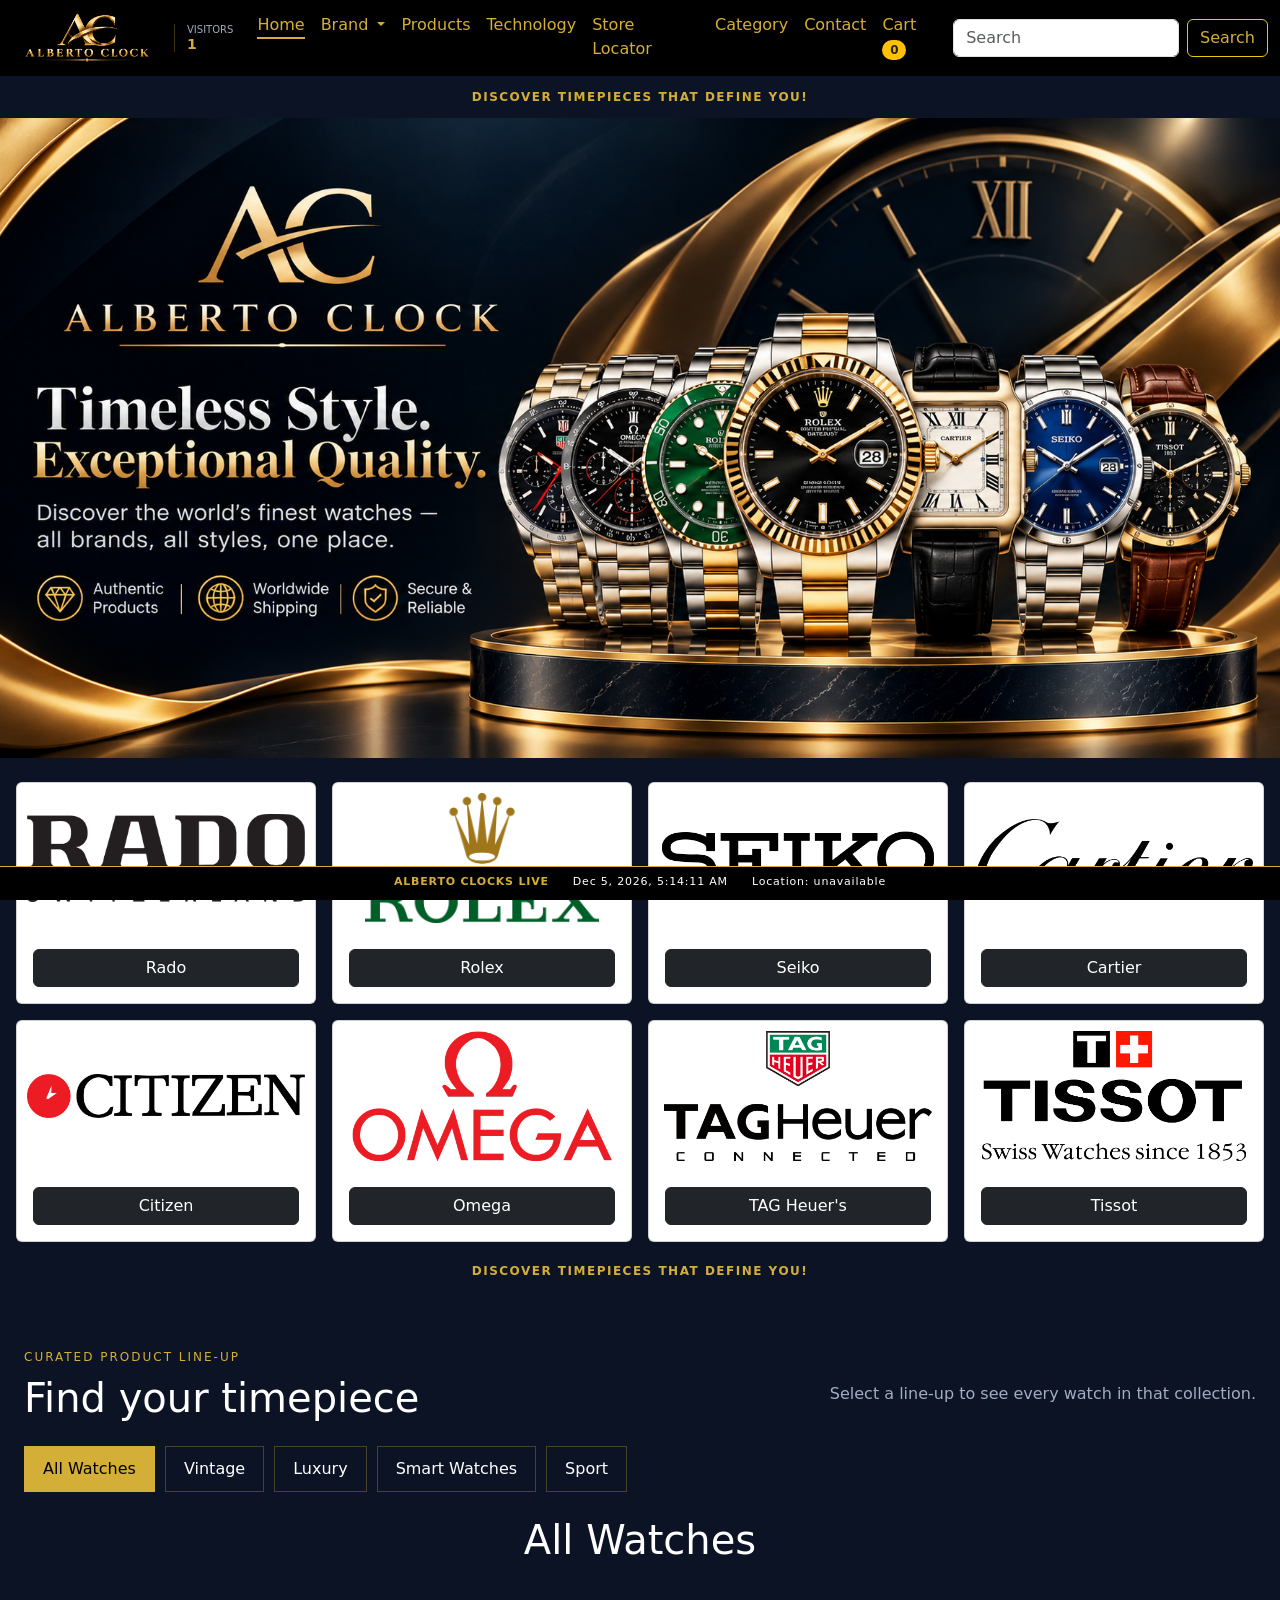
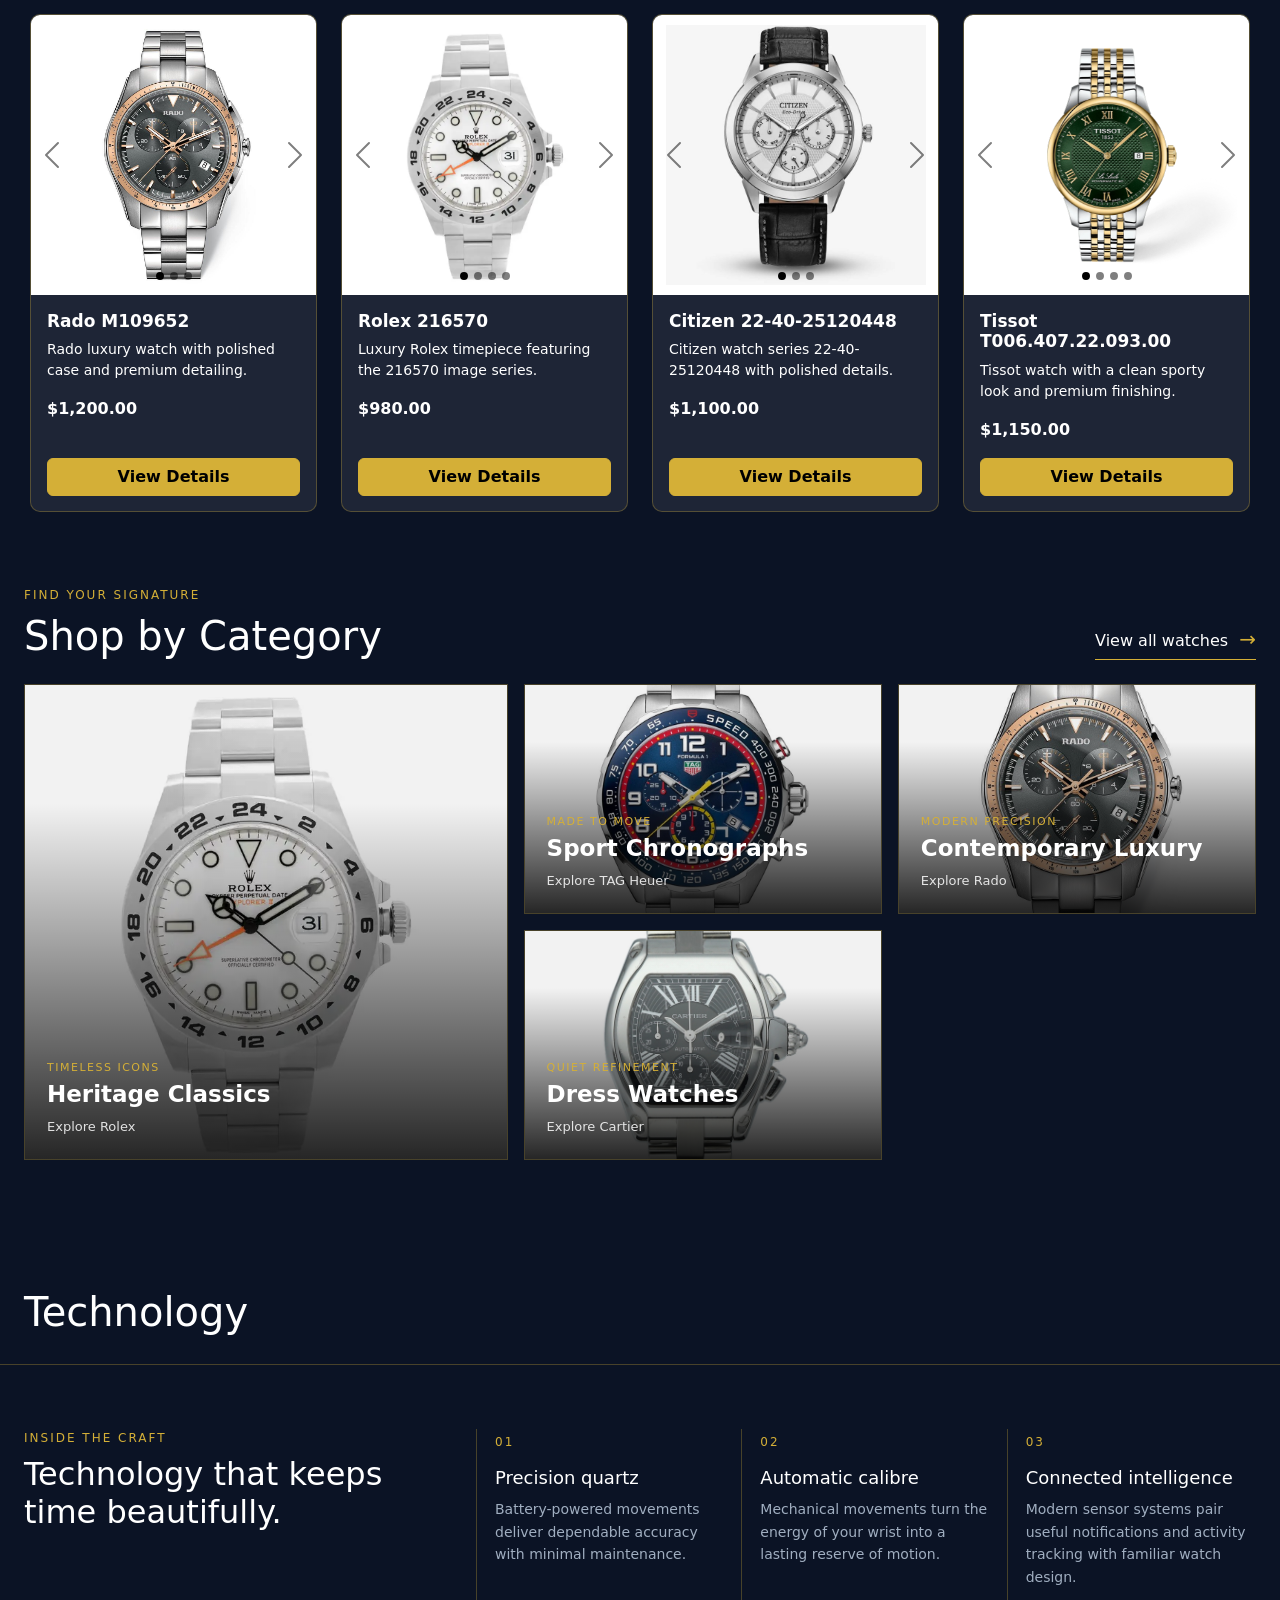
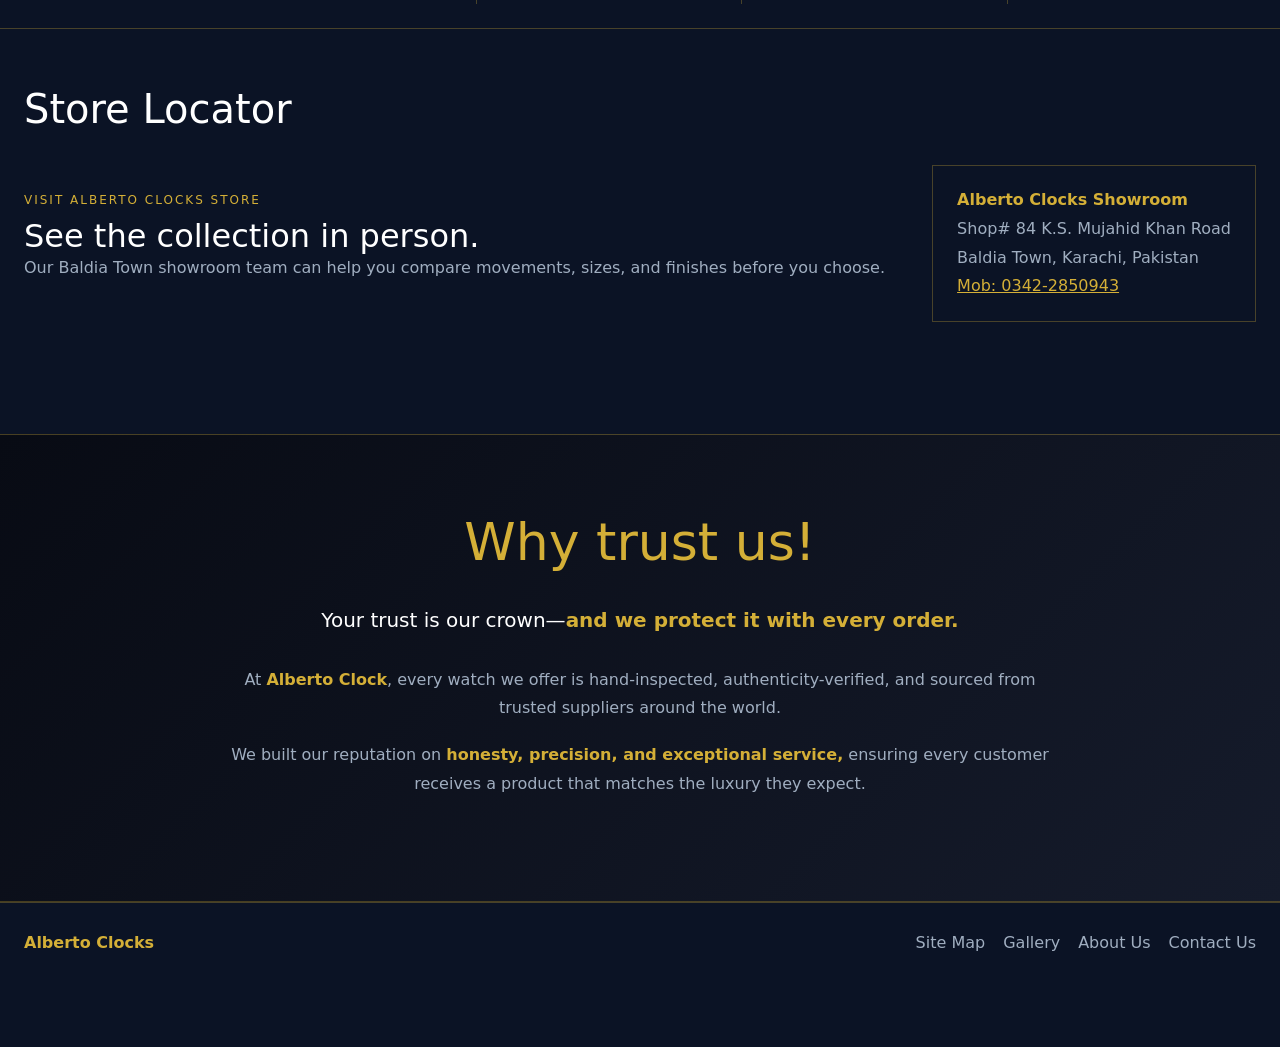
<file: index.html>
<!DOCTYPE html>
<html lang="en">

<head>
    <meta charset="UTF-8">
    <meta name="viewport" content="width=device-width, initial-scale=1.0">
    <link rel="icon" href="Logo/logo.png" type="image/png">
    <title>Alberto Clocks - Fine Timepieces</title>
    <link href="https://cdn.jsdelivr.net/npm/bootstrap@5.3.8/dist/css/bootstrap.min.css" rel="stylesheet"
        integrity="sha384-sRIl4kxILFvY47J16cr9ZwB07vP4J8+LH7qKQnuqkuIAvNWLzeN8tE5YBujZqJLB" crossorigin="anonymous">
    <link rel="stylesheet" href="style.css">
</head>

<body>

    <nav class="navbar navbar-expand-lg ">
        <div class="container-fluid">
            <a class="navbar-brand" href="index.html"><img src="Logo/logo.png" class="logo" alt=""></a>
            <button class="navbar-toggler" type="button" data-bs-toggle="collapse"
                data-bs-target="#navbarSupportedContent" aria-controls="navbarSupportedContent" aria-expanded="false"
                aria-label="Toggle navigation">
                <span class="navbar-toggler-icon"></span>
            </button>
            <div class="collapse navbar-collapse" id="navbarSupportedContent">
                <ul class="navbar-nav mx-auto mb-2 mb-lg-0">
                    <li class="nav-item">
                        <a class="nav-link active" href="index.html">
                            Home
                        </a>
                    </li>
                    <li class="nav-item dropdown">
                        <a class="nav-link dropdown-toggle" href="#" role="button" data-bs-toggle="dropdown">
                            Brand
                        </a>

                        <ul class="dropdown-menu luxury-dropdown">

                            <li>
                                <a class="dropdown-item brand-filter" data-brand="Rado" href="brand.html?brand=Rado">
                                    Rado
                                </a>
                            </li>

                            <li>
                                <a class="dropdown-item brand-filter" data-brand="Rolex" href="brand.html?brand=Rolex">
                                    Rolex
                                </a>
                            </li>

                            <li>
                                <a class="dropdown-item brand-filter" data-brand="Seiko" href="brand.html?brand=Seiko">
                                    Seiko
                                </a>
                            </li>

                            <li>
                                <a class="dropdown-item brand-filter" data-brand="Cartier"
                                    href="brand.html?brand=Cartier">
                                    Cartier
                                </a>
                            </li>

                            <li>
                                <a class="dropdown-item brand-filter" data-brand="Citizen"
                                    href="brand.html?brand=Citizen">
                                    Citizen
                                </a>
                            </li>

                            <li>
                                <a class="dropdown-item brand-filter" data-brand="Omega" href="brand.html?brand=Omega">
                                    Omega
                                </a>
                            </li>
                            <li>
                                <a class="dropdown-item brand-filter" data-brand="TAG Heuer"
                                    href="brand.html?brand=TAG%20Heuer">
                                    TAG Heuer
                                </a>
                            </li>

                            <li>
                                <a class="dropdown-item brand-filter" data-brand="Tissot"
                                    href="brand.html?brand=Tissot">
                                    Tissot
                                </a>
                            </li>

                        </ul>

                    </li>
                    <li class="nav-item">
                        <a class="nav-link" href="product.html">
                            Products
                        </a>
                    </li>

                    <li class="nav-item">
                        <a class="nav-link" href="#technology">Technology</a>
                    </li>
                    <li class="nav-item">
                        <a class="nav-link" href="#store-locator">Store Locator</a>
                    </li>

                    <li class="nav-item">
                        <a class="nav-link" href="index.html#categories">
                            Category
                        </a>
                    </li>

                    <li class="nav-item">
                        <a class="nav-link" href="contact.html">
                            Contact
                        </a>
                    </li>
                    <li class="nav-item"><a class="nav-link" href="cart.html">Cart <span
                                class="badge rounded-pill bg-warning text-dark" data-cart-count>0</span></a></li>

                </ul>
                <form class="d-flex" role="search">
                    <input class="form-control me-2" type="search" placeholder="Search" aria-label="Search" />
                    <button class="btn btnsear" type="submit">Search</button>
                </form>
            </div>
        </div>

    </nav>
    <div class="announcement-bar">
        <div class="container-fluid text-center">
            <div class="announcement-message" role="status">DISCOVER TIMEPIECES THAT DEFINE YOU!</div>
        </div>
    </div>
    <section class="herosec">
        <img src="hero.png" class="hero">
    </section>
    <section class="crdslogo">
        <div class="row row-cols-2 row-cols-md-3 row-cols-xl-4 g-3 m-2">

            <div class="col">
                <div class="card h-100 ctrc">
                    <a href="brand.html?brand=Rado">
                        <img src="Logo/Rado.png" class="card-img-top" alt="Rado image"></a>
                    <div class="card-body">
                        <a href="brand.html?brand=Rado" class="btn centr btn-dark">Rado</a>
                    </div>
                </div>
            </div>
            <div class="col">
                <div class="card h-100 ctrc">
                    <a href="brand.html?brand=Rolex">
                        <img src="Logo/rolex-seeklogo.png" class="card-img-top" alt="rolex image"></a>
                    <div class="card-body">
                        <a href="brand.html?brand=Rolex" class="btn centr btn-dark">Rolex</a>
                    </div>
                </div>
            </div>
            <div class="col">
                <div class="card h-100 ctrc">
                    <a href="brand.html?brand=Seiko">
                        <img src="Logo/Seiko.png" class="card-img-top pbig" alt="Audemars_Piguet image"></a>
                    <div class="card-body">
                        <a href="brand.html?brand=Seiko" class="btn centr btn-dark">Seiko</a>
                    </div>
                </div>
            </div>
            <div class="col">
                <div class="card h-100 ctrc">
                    <a href="brand.html?brand=Cartier">
                        <img src="Logo/Cartier.png" class="card-img-top pbig" alt="Cartier image"></a>
                    <div class="card-body">
                        <a href="brand.html?brand=Cartier" class="btn centr btn-dark">Cartier</a>
                    </div>
                </div>
            </div>
            <div class="col">
                <div class="card h-100 ctrc">
                    <a href="brand.html?brand=Citizen">
                        <img src="Logo/Citizen.png" class="card-img-top" alt="Citizen image"></a>
                    <div class="card-body">
                        <a href="brand.html?brand=Citizen" class="btn centr btn-dark">Citizen</a>
                    </div>
                </div>
            </div>
            <div class="col">
                <div class="card h-100 ctrc">
                    <a href="brand.html?brand=Omega">
                        <img src="Logo/Omega.png" class="card-img-top" alt="Omega image"></a>
                    <div class="card-body">
                        <a href="brand.html?brand=Omega" class="btn centr btn-dark">Omega</a>
                    </div>
                </div>
            </div>
            <div class="col">
                <div class="card h-100 ctrc">
                    <a href="brand.html?brand=TAG%20Heuer">
                        <img src="Logo/TAG Heuer's.png" class="card-img-top" alt="TAG Heuer's image"></a>
                    <div class="card-body">
                        <a href="brand.html?brand=TAG%20Heuer" class="btn centr btn-dark">TAG Heuer's</a>
                    </div>
                </div>
            </div>
            <div class="col">
                <div class="card h-100 ctrc">
                    <a href="brand.html?brand=Tissot">
                        <img src="Logo/Tissot.png" class="card-img-top" alt="Tissot image"></a>
                    <div class="card-body">
                        <a href="brand.html?brand=Tissot" class="btn centr btn-dark">Tissot</a>
                    </div>
                </div>
            </div>
        </div>
    </section>
    <div class="container-fluid text-center">
        <div class="announcement-message" role="status">DISCOVER TIMEPIECES THAT DEFINE YOU!</div>
    </div>

    <section class="lineup-section" id="lineups">
        <div class="lineup-heading">
            <div>
                <p class="section-kicker">Curated product line-up</p>
                <h1>Find your timepiece</h1>
            </div>
            <p class="lineup-note">Select a line-up to see every watch in that collection.</p>
        </div>
        <div class="lineup-controls" role="group" aria-label="Product line-ups">
            <button type="button" class="lineup-filter active" data-lineup="all">All Watches</button>
            <button type="button" class="lineup-filter" data-lineup="Vintage">Vintage</button>
            <button type="button" class="lineup-filter" data-lineup="Luxury">Luxury</button>
            <button type="button" class="lineup-filter" data-lineup="Smart Watches">Smart Watches</button>
            <button type="button" class="lineup-filter" data-lineup="Sport">Sport</button>
        </div>
    </section>

    <h1 data-product-heading style="text-align: center;">All Watches</h1>
    <section class="products-section">
        <div class="row row-cols-2 row-cols-md-3 row-cols-xl-4 m-2 g-4" id="product-cards">

        </div>
    </section>

    <section class="category-section" id="categories">
        <div class="category-heading">
            <div>
                <p class="section-kicker">Find your signature</p>
                <h1>Shop by Category</h1>
            </div>
            <a href="product.html" class="category-view-all" data-show-all-products="true">View all watches <span
                    aria-hidden="true">&#8594;</span></a>
        </div>
        <div class="category-grid">
            <a class="category-tile category-tile-wide" href="brand.html?brand=Rolex">
                <img src="Pic/Rolex/216570-1.webp" alt="Rolex heritage watches">
                <span class="category-overlay"></span>
                <span class="category-copy"><small>Timeless icons</small><strong>Heritage Classics</strong><em>Explore
                        Rolex</em></span>
            </a>
            <a class="category-tile" href="brand.html?brand=TAG%20Heuer">
                <img src="Pic/TAG Heuer/CAZ101AL-1.webp" alt="TAG Heuer sport watches">
                <span class="category-overlay"></span>
                <span class="category-copy"><small>Made to move</small><strong>Sport Chronographs</strong><em>Explore
                        TAG Heuer</em></span>
            </a>
            <a class="category-tile" href="brand.html?brand=Rado">
                <img src="Pic/Rado/M109652_1.jfif" alt="Rado contemporary watches">
                <span class="category-overlay"></span>
                <span class="category-copy"><small>Modern precision</small><strong>Contemporary
                        Luxury</strong><em>Explore Rado</em></span>
            </a>
            <a class="category-tile" href="brand.html?brand=Cartier">
                <img src="Pic/Cartier/XL2618-1.jfif" alt="Cartier dress watches">
                <span class="category-overlay"></span>
                <span class="category-copy"><small>Quiet refinement</small><strong>Dress Watches</strong><em>Explore
                        Cartier</em></span>
            </a>
        </div>
    </section>

    <section class="technology-section">
        <h1 id="technology" class="technology-heading">Technology</h1>
        <div class="information-section">
        <div>
            <p class="section-kicker">Inside the craft</p>
            <h2>Technology that keeps time beautifully.</h2>
        </div>
        <div class="information-grid">
            <article>
                <span class="info-number">01</span>
                <h3>Precision quartz</h3>
                <p>Battery-powered movements deliver dependable accuracy with minimal maintenance.</p>
            </article>
            <article>
                <span class="info-number">02</span>
                <h3>Automatic calibre</h3>
                <p>Mechanical movements turn the energy of your wrist into a lasting reserve of motion.</p>
            </article>
            <article>
                <span class="info-number">03</span>
                <h3>Connected intelligence</h3>
                <p>Modern sensor systems pair useful notifications and activity tracking with familiar watch design.</p>
            </article>
        </div>
    </div>
    </section>

    <section class="store-section" id="store-locator">
        <h1 class="technology-heading">Store Locator</h1>
        <div>
            <p class="section-kicker">Visit Alberto Clocks Store </p>
            <h2>See the collection in person.</h2>
            <p>Our Baldia Town showroom team can help you compare movements, sizes, and finishes before you choose.</p>
        </div>
        <address>
            <strong>Alberto Clocks Showroom</strong><br>
            Shop# 84 K.S. Mujahid Khan Road<br>
            Baldia Town, Karachi, Pakistan<br>
            <a href="tel:03422850943">Mob: 0342-2850943</a>
        </address>
    </section>
    <br>
    <br>

    <section class="bottom" id="about">
        <div class="botm">
            <h1>Why trust us!</h1>
            <p>Your trust is our crown—<b>and we protect it with every order.</b></p>
            <p>At <strong>Alberto Clock</strong>, every watch we offer is hand-inspected, authenticity-verified, and
                sourced from trusted suppliers around the world.</p>

            <p>We built our reputation on <strong>honesty, precision, and exceptional service,</strong> ensuring every
                customer receives a product that matches the luxury they expect.</p>
        </div>
    </section>

    <footer class="site-footer">
        <strong>Alberto Clocks</strong>
        <nav aria-label="Footer navigation">
            <a href="#categories">Site Map</a>
            <a href="#product-cards">Gallery</a>
            <a href="#about">About Us</a>
            <a href="contact.html">Contact Us</a>
        </nav>
    </footer>

    <div class="modal fade" id="product-details-modal" tabindex="-1" aria-labelledby="product-details-title"
        aria-hidden="true">
        <div class="modal-dialog modal-lg modal-dialog-centered">
            <div class="modal-content product-modal-content">
                <div class="modal-header">
                    <h2 class="modal-title" id="product-details-title">Watch details</h2>
                    <button type="button" class="btn-close btn-close-white" data-bs-dismiss="modal"
                        aria-label="Close"></button>
                </div>
                <div class="modal-body" id="product-details-body"></div>
            </div>
        </div>
    </div>


    <script src="script.js" type="module">

    </script>
    <script src="https://cdn.jsdelivr.net/npm/bootstrap@5.3.8/dist/js/bootstrap.bundle.min.js"
        integrity="sha384-FKyoEForCGlyvwx9Hj09JcYn3nv7wiPVlz7YYwJrWVcXK/BmnVDxM+D2scQbITxI"
        crossorigin="anonymous"></script>
</body>

</html>
</file>
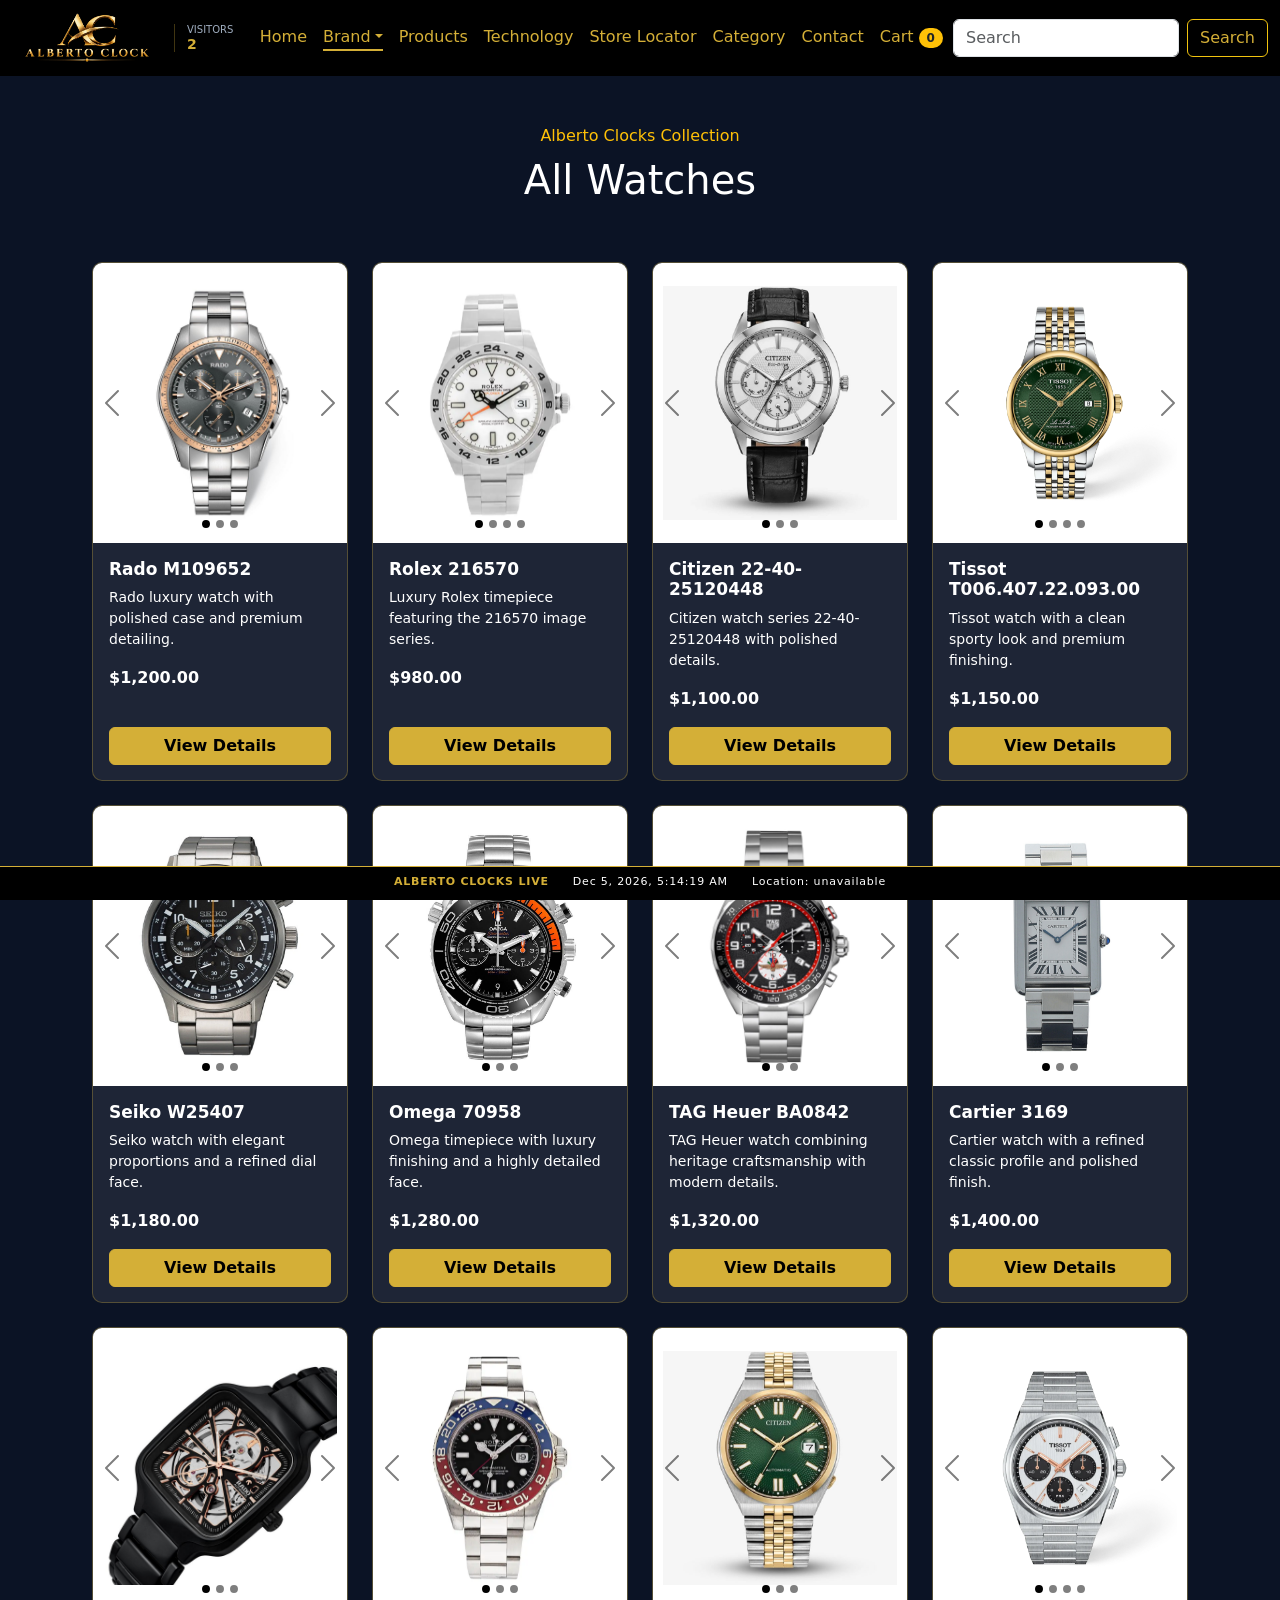
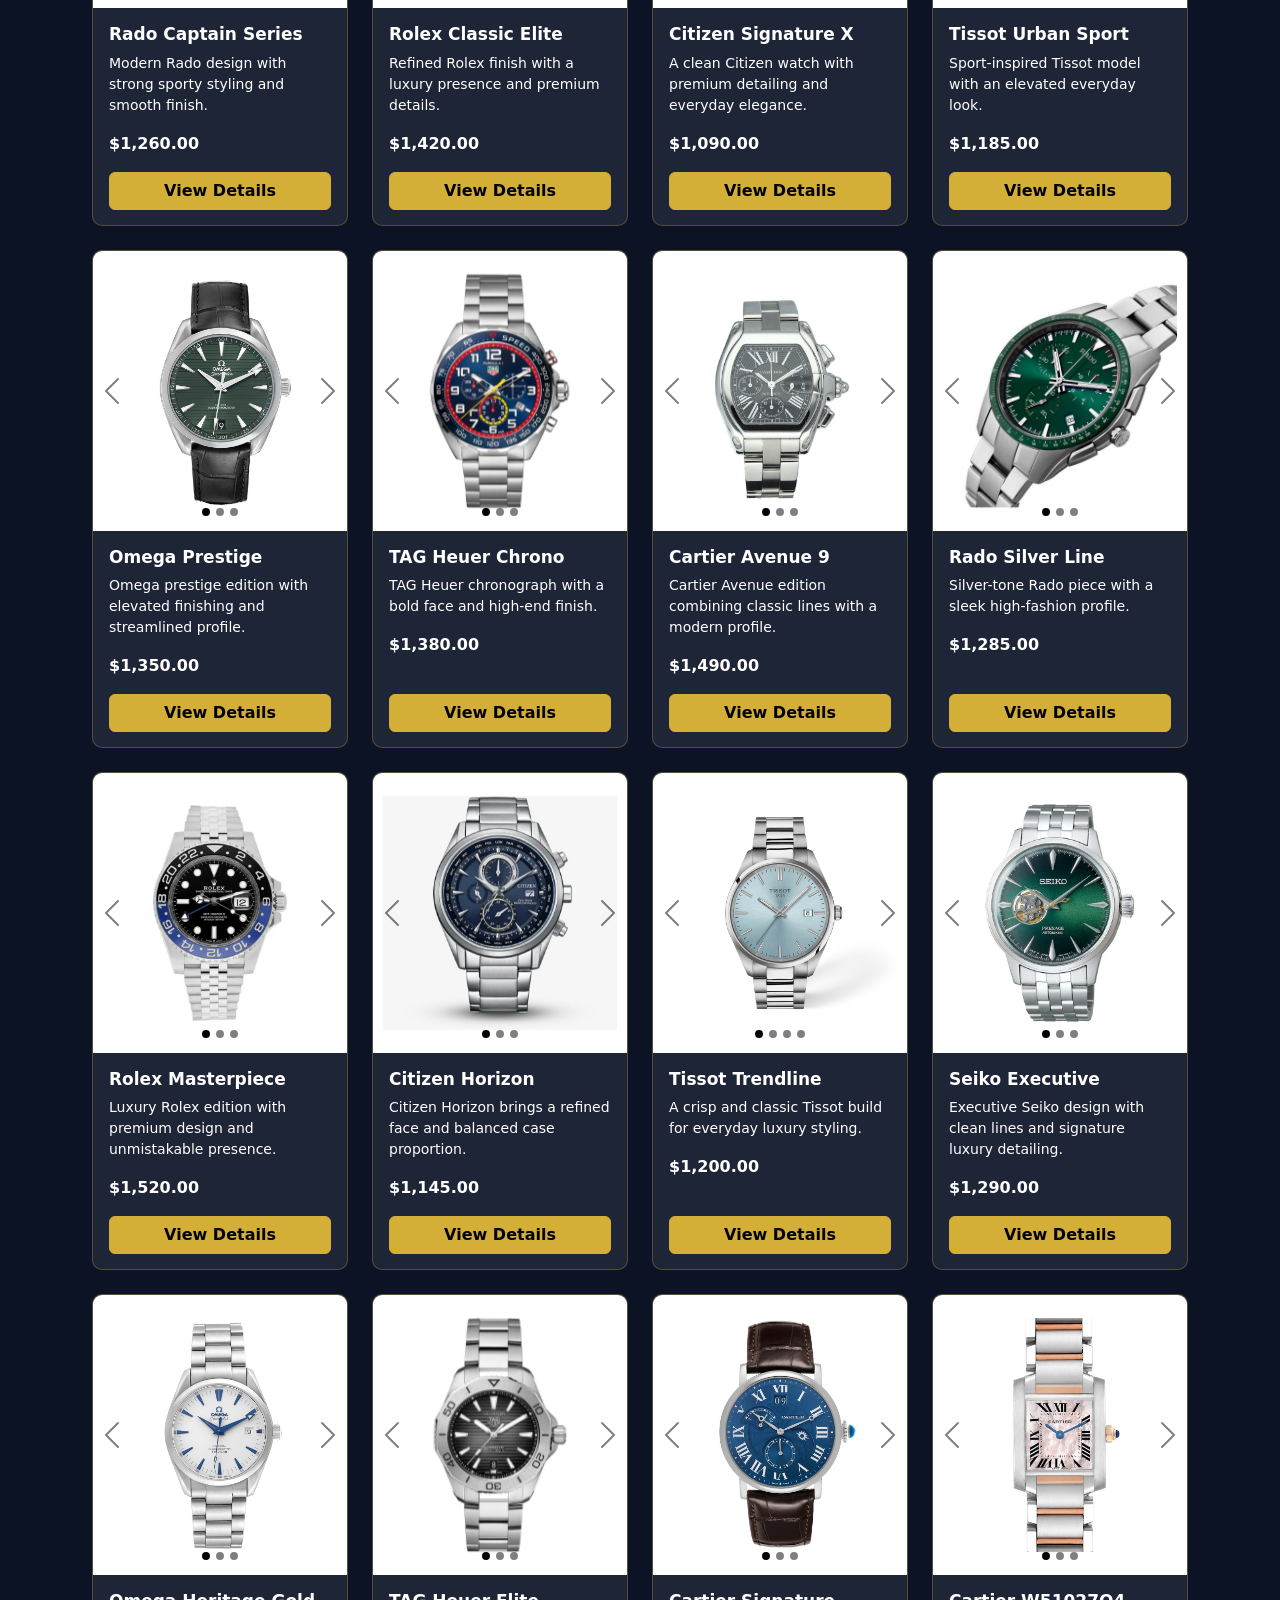
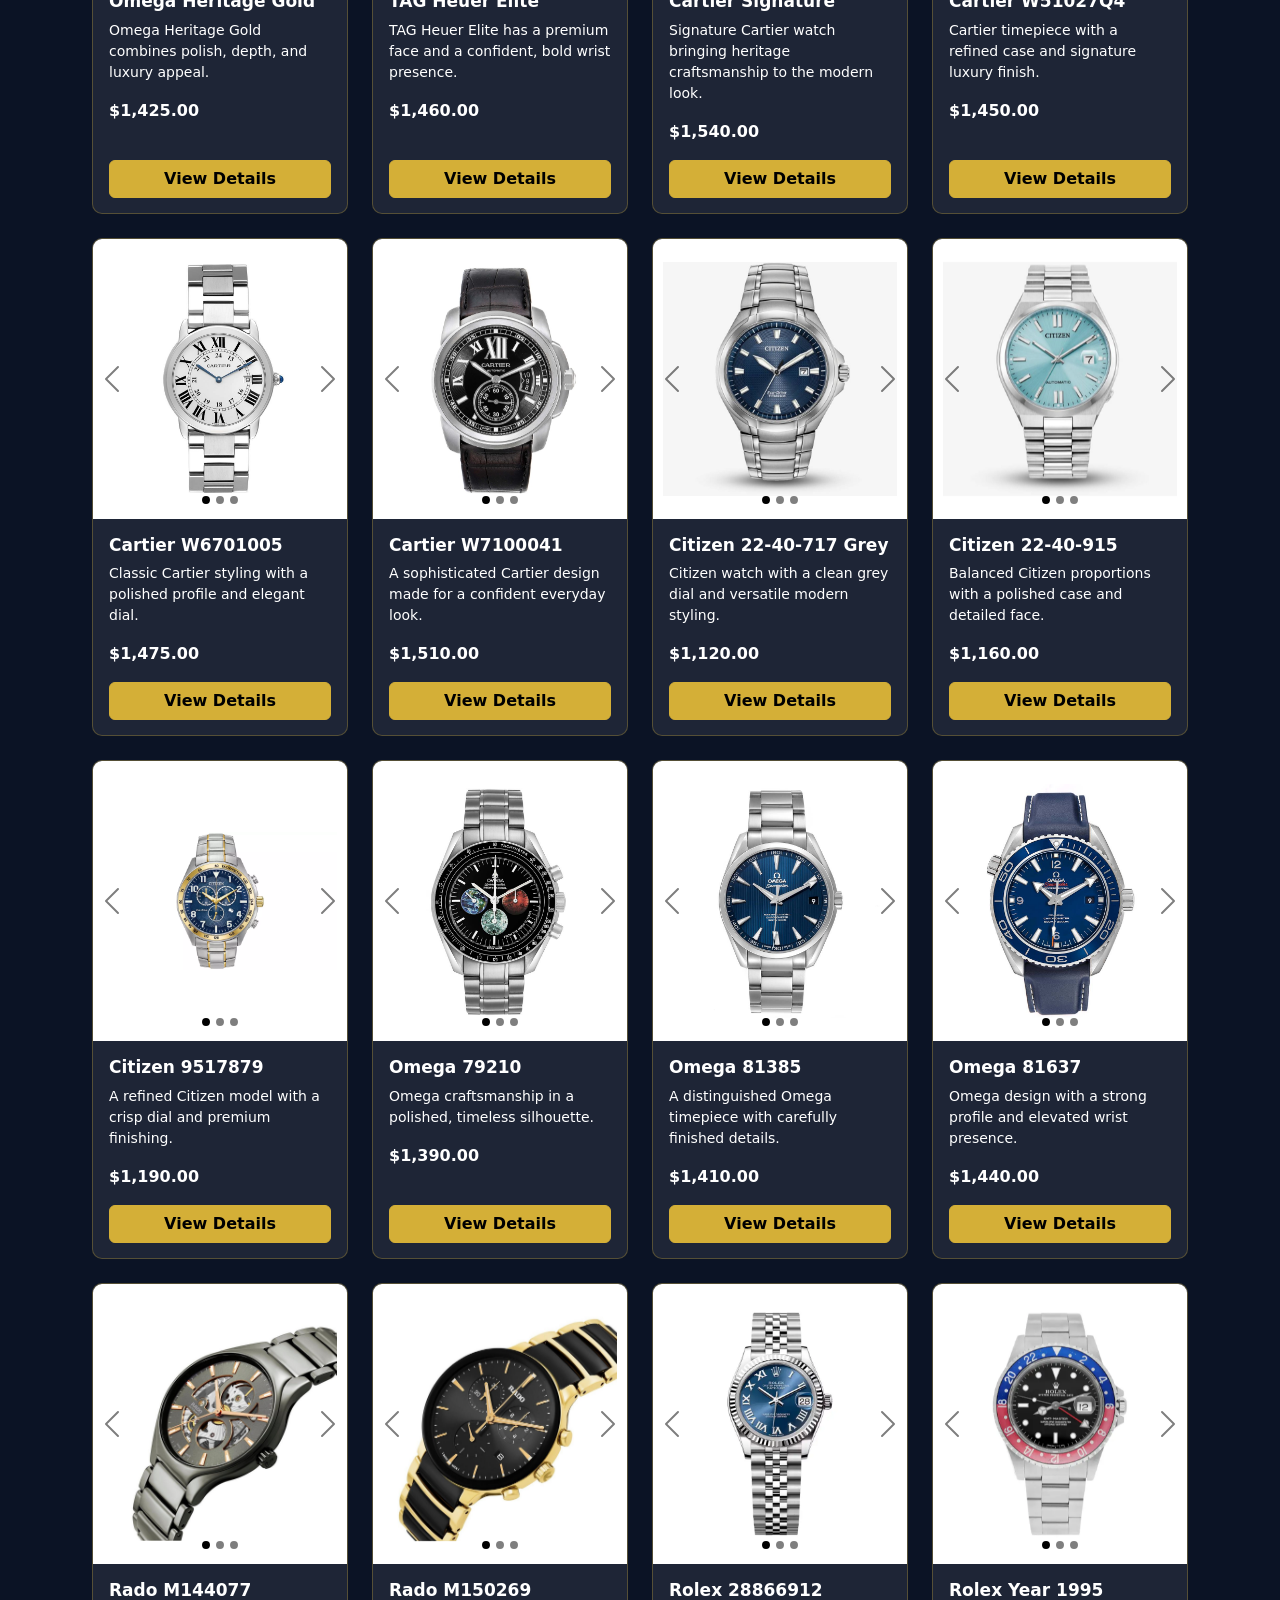
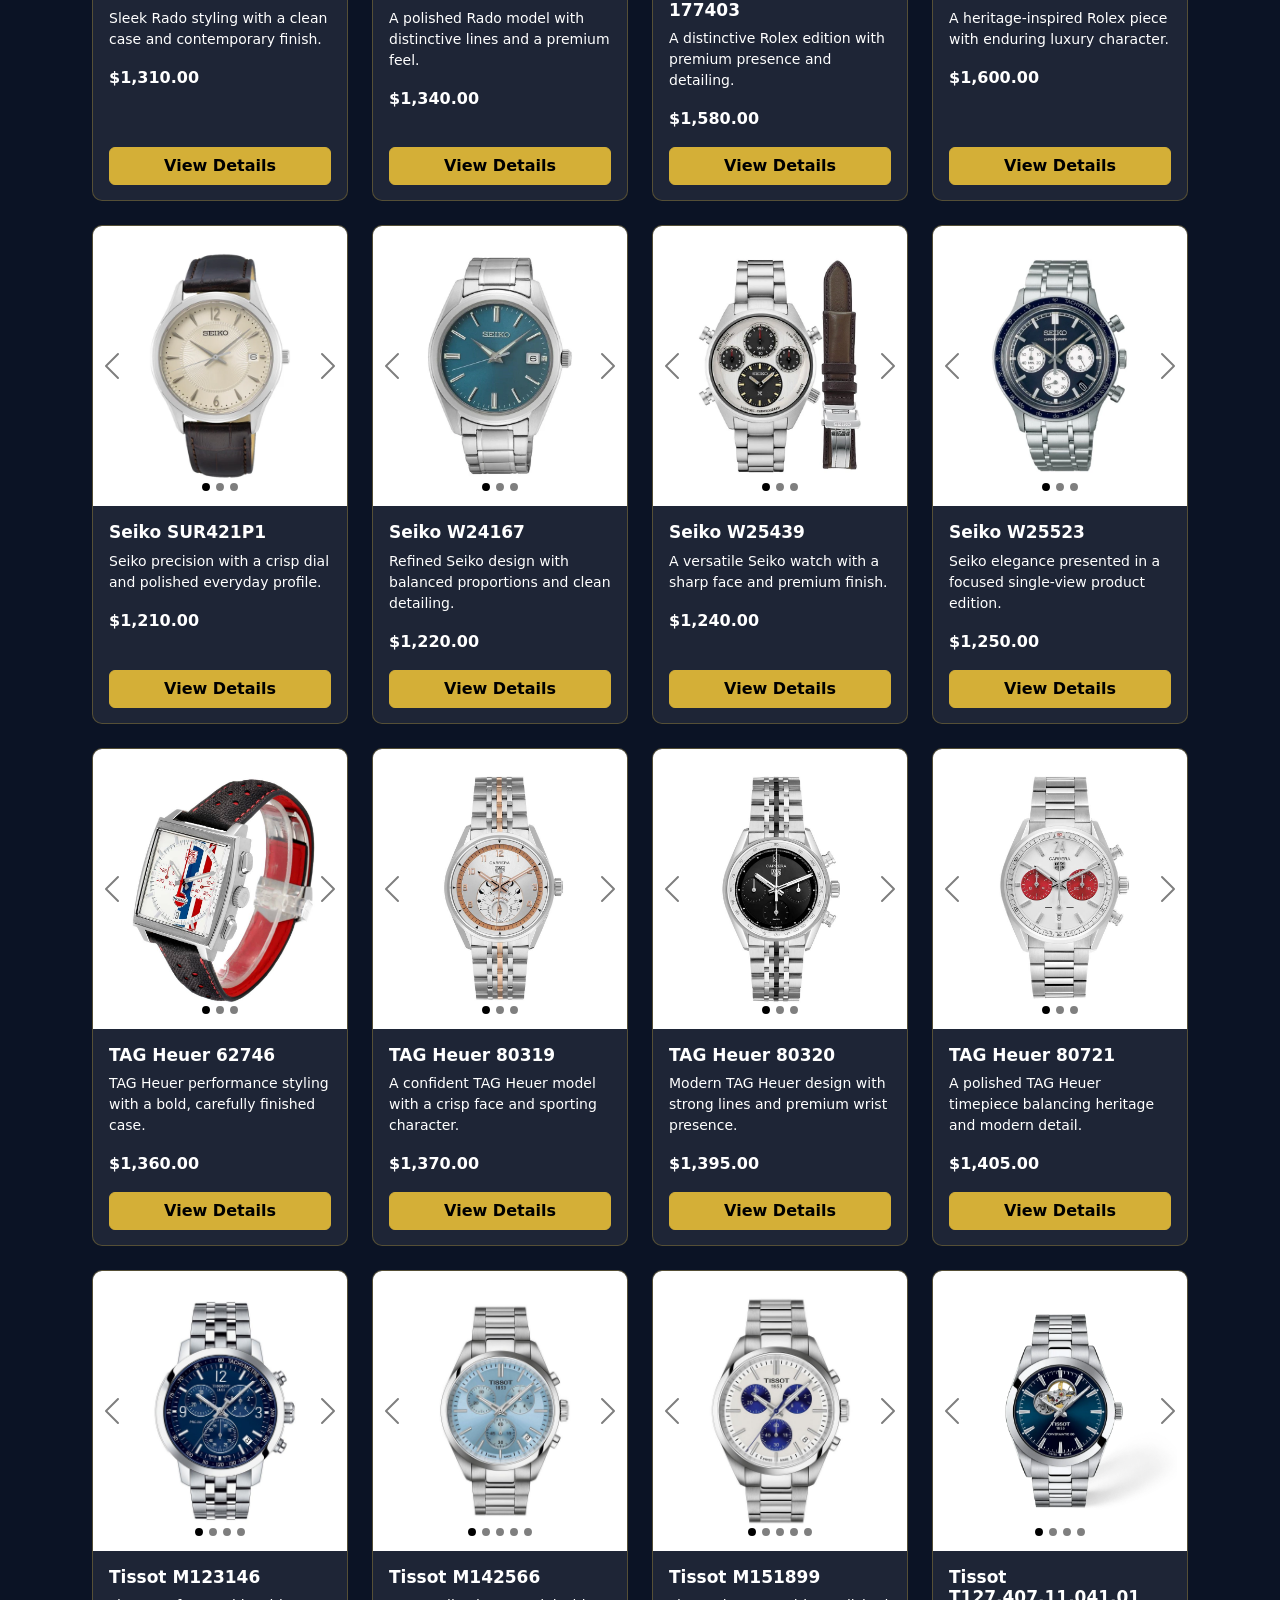
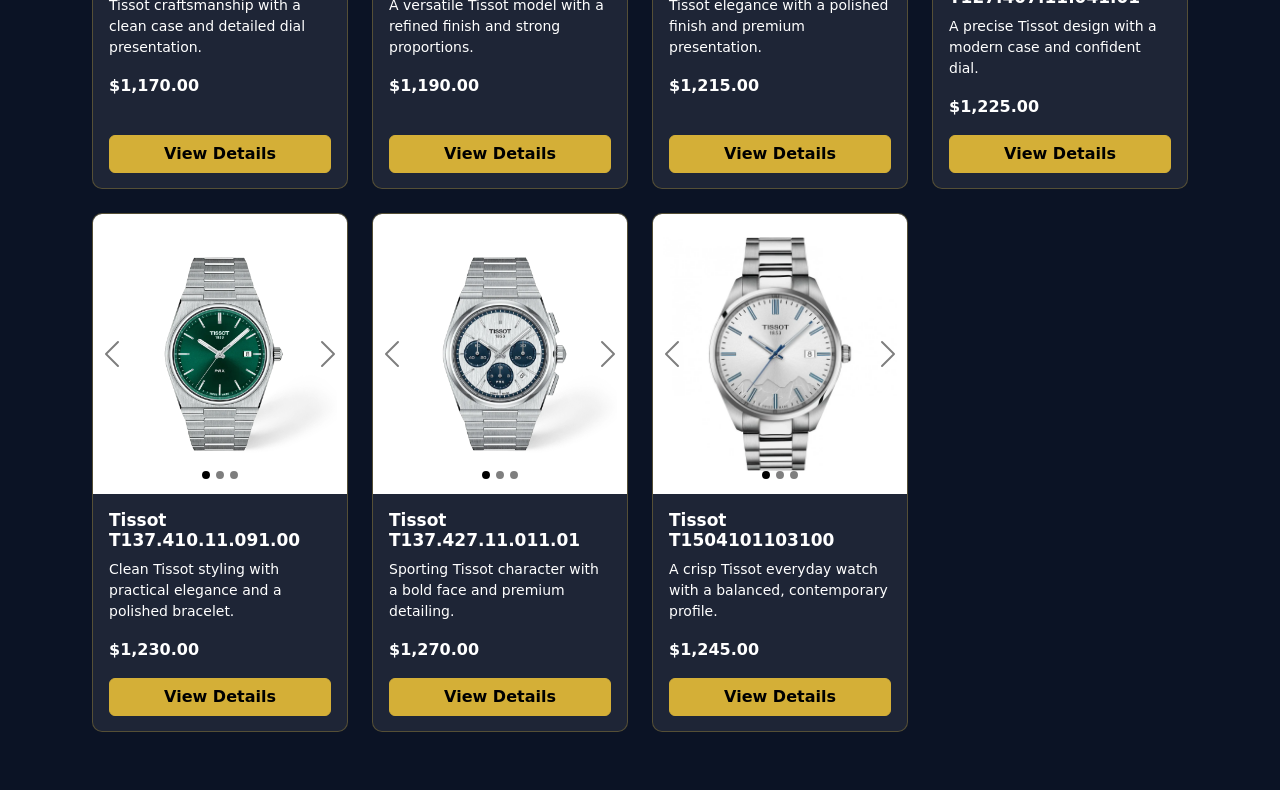
<file: brand.html>
<!DOCTYPE html>
<html lang="en">
<head>
    <meta charset="UTF-8" />
    <meta name="viewport" content="width=device-width, initial-scale=1.0" />
    <link rel="icon" href="Logo/logo.png" type="image/png">
    <title>Brand Watches - Alberto Clocks</title>
    <link href="https://cdn.jsdelivr.net/npm/bootstrap@5.3.8/dist/css/bootstrap.min.css" rel="stylesheet" />
    <link rel="stylesheet" href="style.css" />
</head>
<body data-brand-page="true">
    <nav class="navbar navbar-expand-lg">
        <div class="container-fluid">
            <a class="navbar-brand" href="index.html"><img src="Logo/logo.png" class="logo" alt="Alberto Clocks logo"></a>
            <button class="navbar-toggler" type="button" data-bs-toggle="collapse" data-bs-target="#navbarSupportedContent" aria-controls="navbarSupportedContent" aria-expanded="false" aria-label="Toggle navigation">
                <span class="navbar-toggler-icon"></span>
            </button>
            <div class="collapse navbar-collapse" id="navbarSupportedContent">
                <ul class="navbar-nav mx-auto mb-2 mb-lg-0">
                    <li class="nav-item"><a class="nav-link" href="index.html">Home</a></li>
                    <li class="nav-item dropdown">
                        <a class="nav-link dropdown-toggle active" href="#" role="button" data-bs-toggle="dropdown">Brand</a>
                        <ul class="dropdown-menu luxury-dropdown">
                            <li><a class="dropdown-item" href="brand.html?brand=Rado">Rado</a></li>
                            <li><a class="dropdown-item" href="brand.html?brand=Rolex">Rolex</a></li>
                            <li><a class="dropdown-item" href="brand.html?brand=Seiko">Seiko</a></li>
                            <li><a class="dropdown-item" href="brand.html?brand=Cartier">Cartier</a></li>
                            <li><a class="dropdown-item" href="brand.html?brand=Citizen">Citizen</a></li>
                            <li><a class="dropdown-item" href="brand.html?brand=Omega">Omega</a></li>
                            <li><a class="dropdown-item" href="brand.html?brand=TAG%20Heuer">TAG Heuer</a></li>
                            <li><a class="dropdown-item" href="brand.html?brand=Tissot">Tissot</a></li>
                        </ul>
                    </li>
                    <li class="nav-item"><a class="nav-link" href="index.html#product-cards">Products</a></li>
                    <li class="nav-item"><a class="nav-link" href="index.html#technology">Technology</a></li>
                    <li class="nav-item"><a class="nav-link" href="index.html#store-locator">Store Locator</a></li>
                    <li class="nav-item"><a class="nav-link" href="index.html#categories">Category</a></li>
                    <li class="nav-item"><a class="nav-link" href="contact.html">Contact</a></li>
                    <li class="nav-item"><a class="nav-link" href="cart.html">Cart <span class="badge rounded-pill bg-warning text-dark" data-cart-count>0</span></a></li>
                </ul>
                <form class="d-flex" role="search">
                    <input class="form-control me-2" type="search" placeholder="Search" aria-label="Search" />
                    <button class="btn btnsear" type="submit">Search</button>
                </form>
            </div>
        </div>
    </nav>

    <main class="container py-5">
        <div class="text-center mb-5">
            <p class="text-warning mb-2">Alberto Clocks Collection</p>
            <h1 data-product-heading>Brand Watches</h1>
        </div>
        <section class="products-section">
            <div class="row row-cols-2 row-cols-md-3 row-cols-xl-4 g-4" id="product-cards"></div>
        </section>
    </main>

    <script src="script.js" type="module"></script>
    <script src="https://cdn.jsdelivr.net/npm/bootstrap@5.3.8/dist/js/bootstrap.bundle.min.js"></script>
</body>
</html>
</file>
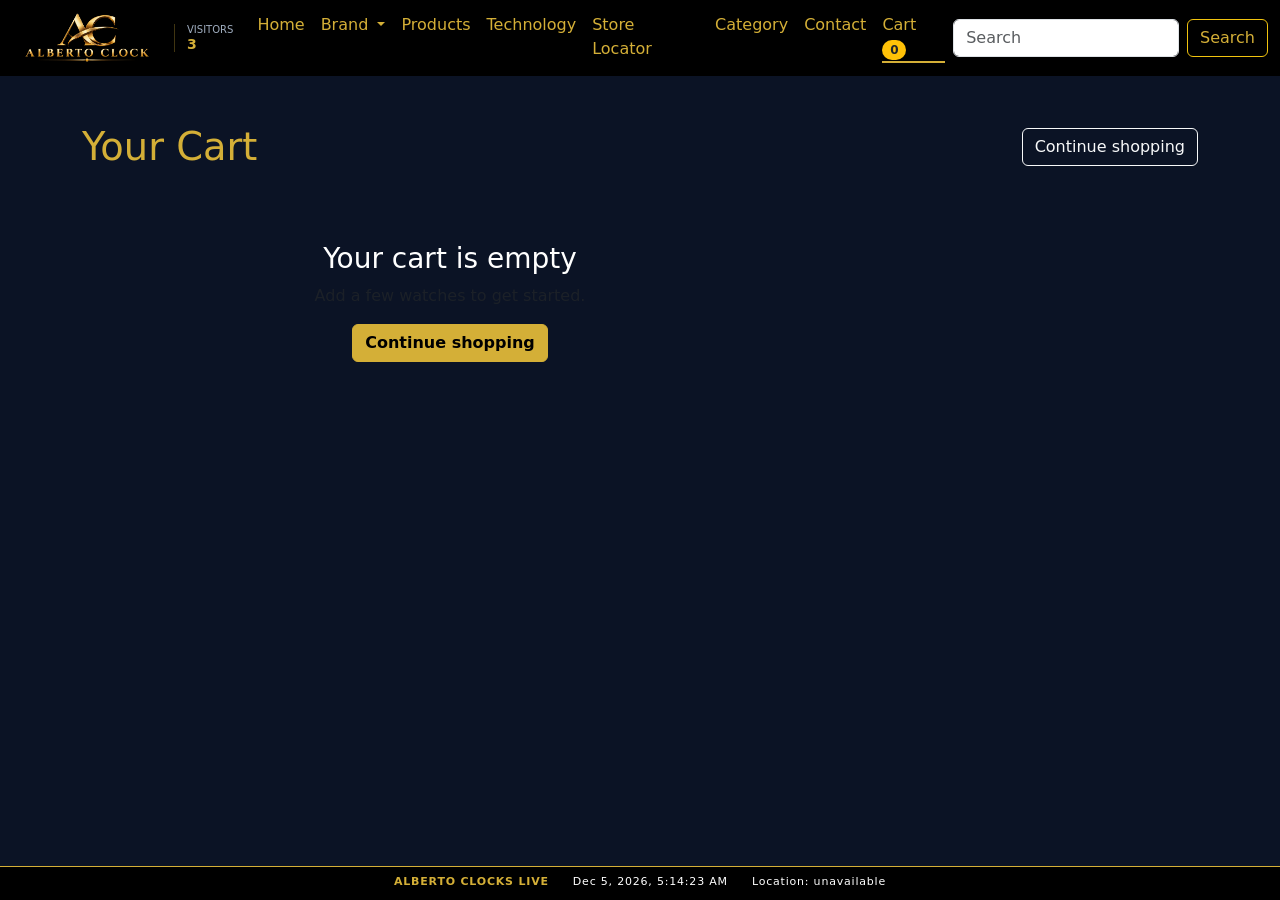
<file: cart.html>
<!DOCTYPE html>
<html lang="en">
<head>
    <meta charset="UTF-8" />
    <meta name="viewport" content="width=device-width, initial-scale=1.0" />
    <link rel="icon" href="Logo/logo.png" type="image/png">
    <title>Cart - Alberto Clocks</title>
    <link href="https://cdn.jsdelivr.net/npm/bootstrap@5.3.8/dist/css/bootstrap.min.css" rel="stylesheet" />
    <link rel="stylesheet" href="style.css" />
</head>
<body>
    <nav class="navbar navbar-expand-lg ">
        <div class="container-fluid">
            <a class="navbar-brand" href="index.html"><img src="Logo/logo.png" class="logo" alt=""></a>
            <button class="navbar-toggler" type="button" data-bs-toggle="collapse"
                data-bs-target="#navbarSupportedContent" aria-controls="navbarSupportedContent" aria-expanded="false"
                aria-label="Toggle navigation">
                <span class="navbar-toggler-icon"></span>
            </button>
            <div class="collapse navbar-collapse" id="navbarSupportedContent">
                <ul class="navbar-nav mx-auto mb-2 mb-lg-0">
                    <li class="nav-item">
                        <a class="nav-link" href="index.html">
                            Home
                        </a>
                    </li>
                    <li class="nav-item dropdown">
                        <a class="nav-link dropdown-toggle" href="#" role="button" data-bs-toggle="dropdown">
                            Brand
                        </a>

                        <ul class="dropdown-menu luxury-dropdown">

                            <li>
                                <a class="dropdown-item brand-filter" data-brand="Rado" href="brand.html?brand=Rado">
                                    Rado
                                </a>
                            </li>

                            <li>
                                <a class="dropdown-item brand-filter" data-brand="Rolex" href="brand.html?brand=Rolex">
                                    Rolex
                                </a>
                            </li>

                            <li>
                                <a class="dropdown-item brand-filter" data-brand="Seiko" href="brand.html?brand=Seiko">
                                    Seiko
                                </a>
                            </li>

                            <li>
                                <a class="dropdown-item brand-filter" data-brand="Cartier" href="brand.html?brand=Cartier">
                                    Cartier
                                </a>
                            </li>

                            <li>
                                <a class="dropdown-item brand-filter" data-brand="Citizen" href="brand.html?brand=Citizen">
                                    Citizen
                                </a>
                            </li>

                            <li>
                                <a class="dropdown-item brand-filter" data-brand="Omega" href="brand.html?brand=Omega">
                                    Omega
                                </a>
                            </li>
                            <li>
                                <a class="dropdown-item brand-filter" data-brand="TAG Heuer" href="brand.html?brand=TAG%20Heuer">
                                    TAG Heuer
                                </a>
                            </li>

                            <li>
                                <a class="dropdown-item brand-filter" data-brand="Tissot" href="brand.html?brand=Tissot">
                                    Tissot
                                </a>
                            </li>

                        </ul>

                    </li>
                    <li class="nav-item">
                        <a class="nav-link" href="product.html">
                            Products
                        </a>
                    </li>

                    <li class="nav-item">
                        <a class="nav-link" href="index.html#technology">Technology</a>
                    </li>
                    <li class="nav-item">
                        <a class="nav-link" href="index.html#store-locator">Store Locator</a>
                    </li>

                    <li class="nav-item">
                        <a class="nav-link" href="index.html#categories">
                            Category
                        </a>
                    </li>

                    <li class="nav-item">
                        <a class="nav-link" href="contact.html">
                            Contact
                        </a>
                    </li>
                    <li class="nav-item"><a class="nav-link active" href="cart.html">Cart <span class="badge rounded-pill bg-warning text-dark" data-cart-count>0</span></a></li>

                </ul>
                <form class="d-flex" role="search">
                    <input class="form-control me-2" type="search" placeholder="Search" aria-label="Search" />
                    <button class="btn btnsear" type="submit">Search</button>
                </form>
            </div>
        </div>

    </nav>

    <main class="cart-page container py-5">
        <div class="d-flex justify-content-between align-items-center mb-4">
            <h1 class="mb-0">Your Cart</h1>
            <a href="index.html" class="btn btn-outline-light">Continue shopping</a>
        </div>

        <div class="row g-4">
            <div class="col-lg-8">
                <div id="cart-items"></div>
            </div>
            <div class="col-lg-4">
                <div id="cart-summary"></div>
            </div>
        </div>
    </main>

    <div class="modal fade" id="order-confirmation-modal" tabindex="-1" aria-labelledby="order-confirmation-title"
        aria-hidden="true">
        <div class="modal-dialog modal-dialog-centered">
            <div class="modal-content order-confirmation-modal">
                <div class="modal-body text-center p-4 p-md-5">
                    <div class="order-confirmation-icon" aria-hidden="true">&#10003;</div>
                    <p class="section-kicker mb-2">Alberto Clocks</p>
                    <h2 id="order-confirmation-title">Order Confirmed</h2>
                    <p class="mb-4">Thank you. Your order has been received and our team will contact you shortly.</p>
                    <button type="button" class="btn btn-gold px-4" data-bs-dismiss="modal">Continue shopping</button>
                </div>
            </div>
        </div>
    </div>

    <script src="script.js" type="module"></script>
    <script src="https://cdn.jsdelivr.net/npm/bootstrap@5.3.8/dist/js/bootstrap.bundle.min.js"></script>
</body>
</html>
</file>
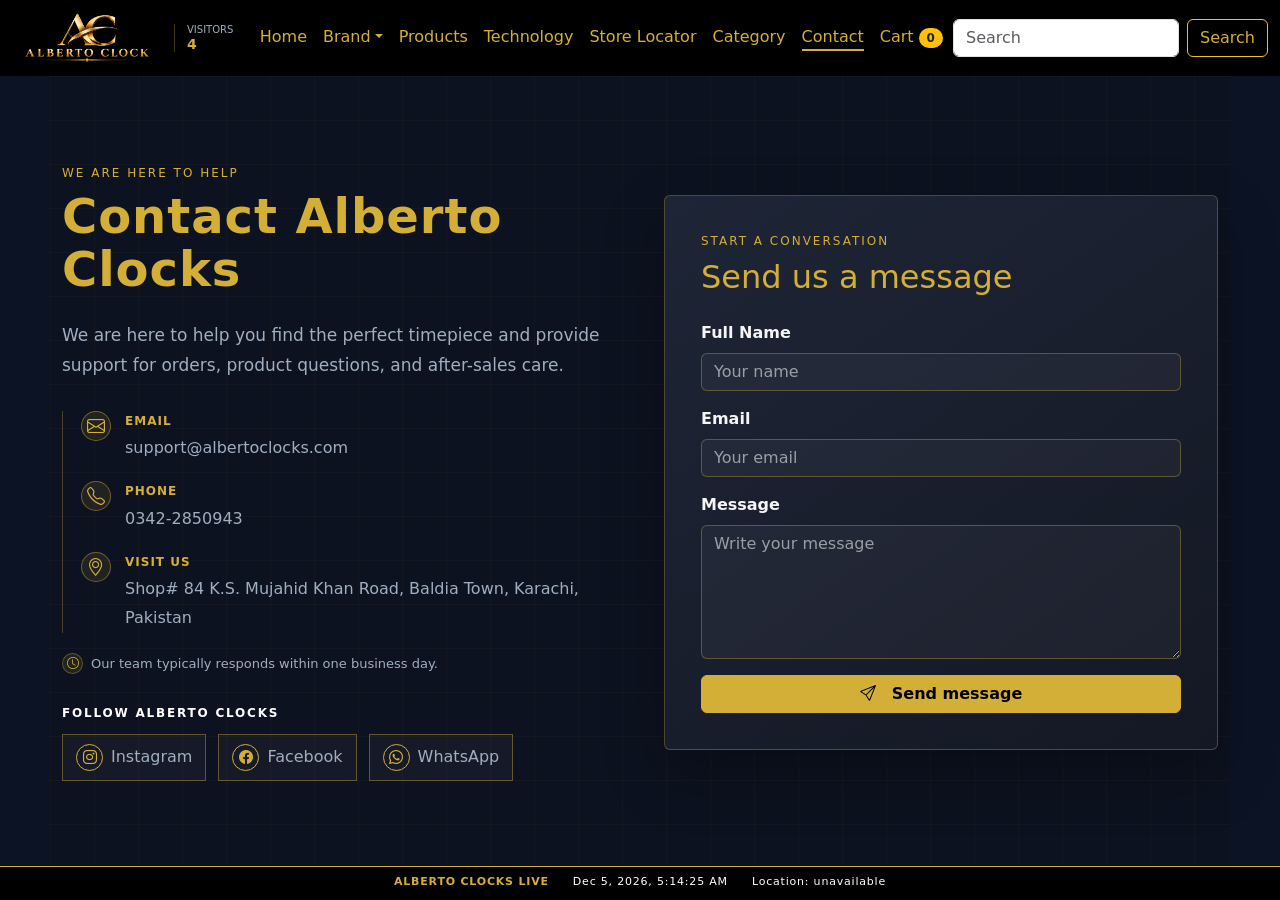
<file: contact.html>
<!DOCTYPE html>
<html lang="en">
<head>
    <meta charset="UTF-8" />
    <meta name="viewport" content="width=device-width, initial-scale=1.0" />
    <link rel="icon" href="Logo/logo.png" type="image/png">
    <title>Contact - Alberto Clocks</title>
    <link href="https://cdn.jsdelivr.net/npm/bootstrap@5.3.8/dist/css/bootstrap.min.css" rel="stylesheet" />
    <link rel="stylesheet" href="https://cdn.jsdelivr.net/npm/bootstrap-icons@1.13.1/font/bootstrap-icons.min.css" />
    <link rel="stylesheet" href="style.css" />
</head>
<body>
    <nav class="navbar navbar-expand-lg">
        <div class="container-fluid">
            <a class="navbar-brand" href="index.html"><img src="Logo/logo.png" class="logo" alt="Alberto Clocks logo"></a>
            <button class="navbar-toggler" type="button" data-bs-toggle="collapse" data-bs-target="#navbarSupportedContent" aria-controls="navbarSupportedContent" aria-expanded="false" aria-label="Toggle navigation">
                <span class="navbar-toggler-icon"></span>
            </button>
            <div class="collapse navbar-collapse" id="navbarSupportedContent">
                <ul class="navbar-nav mx-auto mb-2 mb-lg-0">
                    <li class="nav-item">
                        <a class="nav-link" href="index.html">Home</a>
                    </li>
                    <li class="nav-item dropdown">
                        <a class="nav-link dropdown-toggle" href="#" role="button" data-bs-toggle="dropdown">Brand</a>
                        <ul class="dropdown-menu luxury-dropdown">
                            <li><a class="dropdown-item brand-filter" href="brand.html?brand=Rado" data-brand="Rado">Rado</a></li>
                            <li><a class="dropdown-item brand-filter" href="brand.html?brand=Rolex" data-brand="Rolex">Rolex</a></li>
                            <li><a class="dropdown-item brand-filter" href="brand.html?brand=Seiko" data-brand="Seiko">Seiko</a></li>
                            <li><a class="dropdown-item brand-filter" href="brand.html?brand=Cartier" data-brand="Cartier">Cartier</a></li>
                            <li><a class="dropdown-item brand-filter" href="brand.html?brand=Citizen" data-brand="Citizen">Citizen</a></li>
                            <li><a class="dropdown-item brand-filter" href="brand.html?brand=Omega" data-brand="Omega">Omega</a></li>
                            <li><a class="dropdown-item brand-filter" href="brand.html?brand=TAG%20Heuer" data-brand="TAG Heuer">TAG Heuer</a></li>
                            <li><a class="dropdown-item brand-filter" href="brand.html?brand=Tissot" data-brand="Tissot">Tissot</a></li>
                        </ul>
                    </li>
                    <li class="nav-item">
                        <a class="nav-link" href="product.html">Products</a>
                    </li>
                    <li class="nav-item">
                        <a class="nav-link" href="index.html#technology">Technology</a>
                    </li>
                    <li class="nav-item">
                        <a class="nav-link" href="index.html#store-locator">Store Locator</a>
                    </li>
                    <li class="nav-item">
                        <a class="nav-link" href="index.html#categories">Category</a>
                    </li>
                    <li class="nav-item">
                        <a class="nav-link active" href="contact.html">Contact</a>
                    </li>
                    <li class="nav-item">
                        <a class="nav-link" href="cart.html">Cart <span class="badge rounded-pill bg-warning text-dark" data-cart-count>0</span></a>
                    </li>
                </ul>
                <form class="d-flex" role="search">
                    <input class="form-control me-2" type="search" placeholder="Search" aria-label="Search" />
                    <button class="btn btnsear" type="submit">Search</button>
                </form>
            </div>
        </div>
    </nav>

    <main class="contact-page container py-5">
        <div class="row g-5 align-items-center">
            <div class="col-lg-6">
                <p class="section-kicker">We are here to help</p>
                <h1 class="contact-title">Contact Alberto Clocks</h1>
                <p class="contact-intro">We are here to help you find the perfect timepiece and provide support for orders, product questions, and after-sales care.</p>
                <ul class="contact-details list-unstyled">
                    <li><i class="bi bi-envelope" aria-hidden="true"></i><span><strong>Email</strong><a href="mailto:support@albertoclocks.com">support@albertoclocks.com</a></span></li>
                    <li><i class="bi bi-telephone" aria-hidden="true"></i><span><strong>Phone</strong><a href="tel:03422850943">0342-2850943</a></span></li>
                    <li><i class="bi bi-geo-alt" aria-hidden="true"></i><span><strong>Visit us</strong>Shop# 84 K.S. Mujahid Khan Road, Baldia Town, Karachi, Pakistan</span></li>
                </ul>
                <p class="contact-response"><i class="bi bi-clock" aria-hidden="true"></i> Our team typically responds within one business day.</p>
                <p class="social-heading">Follow Alberto Clocks</p>
                <div class="social-links" aria-label="Social media links">
                    <a href="https://www.instagram.com/albertoclocks/" target="_blank" rel="noopener noreferrer" aria-label="Alberto Clocks on Instagram">
                        <i class="bi bi-instagram" aria-hidden="true"></i>
                        <span>Instagram</span>
                    </a>
                    <a href="https://www.facebook.com/albertoclocks/" target="_blank" rel="noopener noreferrer" aria-label="Alberto Clocks on Facebook">
                        <i class="bi bi-facebook" aria-hidden="true"></i>
                        <span>Facebook</span>
                    </a>
                    <a href="https://wa.me/923422850943" target="_blank" rel="noopener noreferrer" aria-label="Chat with Alberto Clocks on WhatsApp">
                        <i class="bi bi-whatsapp" aria-hidden="true"></i>
                        <span>WhatsApp</span>
                    </a>
                </div>
            </div>

            <div class="col-lg-6">
                <div class="contact-form-card card border-0 p-4">
                    <p class="section-kicker">Start a conversation</p>
                    <h2 class="mb-4">Send us a message</h2>
                    <form aria-label="Contact Alberto Clocks">
                        <div class="mb-3">
                            <label class="form-label" for="contact-name">Full Name</label>
                            <input type="text" class="form-control" id="contact-name" name="name" placeholder="Your name" autocomplete="name" required />
                        </div>
                        <div class="mb-3">
                            <label class="form-label" for="contact-email">Email</label>
                            <input type="email" class="form-control" id="contact-email" name="email" placeholder="Your email" autocomplete="email" required />
                        </div>
                        <div class="mb-3">
                            <label class="form-label" for="contact-message">Message</label>
                            <textarea class="form-control" id="contact-message" name="message" rows="5" placeholder="Write your message" required></textarea>
                        </div>
                        <button type="submit" class="btn btn-gold w-100"><i class="bi bi-send me-2" aria-hidden="true"></i>Send message</button>
                    </form>
                </div>
            </div>
        </div>
    </main>

    <script src="script.js" type="module"></script>
    <script src="https://cdn.jsdelivr.net/npm/bootstrap@5.3.8/dist/js/bootstrap.bundle.min.js"></script>
</body>
</html>
</file>
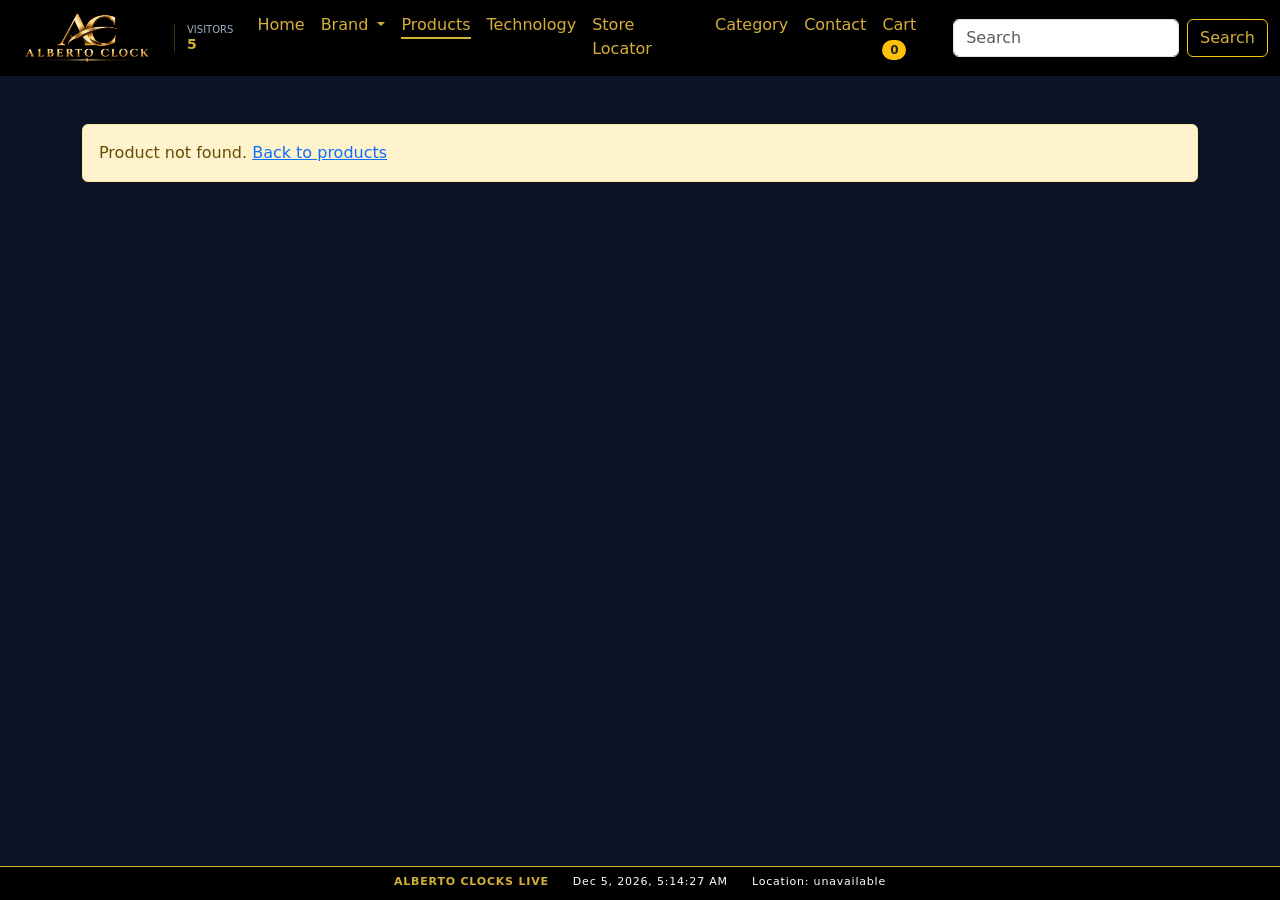
<file: detail.html>
<!DOCTYPE html>
<html lang="en">
<head>
    <meta charset="UTF-8" />
    <meta name="viewport" content="width=device-width, initial-scale=1.0" />
    <link rel="icon" href="Logo/logo.png" type="image/png">
    <title>Product Details - Alberto Clocks</title>
    <link href="https://cdn.jsdelivr.net/npm/bootstrap@5.3.8/dist/css/bootstrap.min.css" rel="stylesheet" />
    <link rel="stylesheet" href="style.css" />
</head>
<body>
  <nav class="navbar navbar-expand-lg ">
        <div class="container-fluid">
            <a class="navbar-brand" href="index.html"><img src="Logo/logo.png" class="logo" alt=""></a>
            <button class="navbar-toggler" type="button" data-bs-toggle="collapse"
                data-bs-target="#navbarSupportedContent" aria-controls="navbarSupportedContent" aria-expanded="false"
                aria-label="Toggle navigation">
                <span class="navbar-toggler-icon"></span>
            </button>
            <div class="collapse navbar-collapse" id="navbarSupportedContent">
                <ul class="navbar-nav mx-auto mb-2 mb-lg-0">
                    <li class="nav-item">
                        <a class="nav-link" href="index.html">
                            Home
                        </a>
                    </li>
                    <li class="nav-item dropdown">
                        <a class="nav-link dropdown-toggle" href="#" role="button" data-bs-toggle="dropdown">
                            Brand
                        </a>

                        <ul class="dropdown-menu luxury-dropdown">

                            <li>
                                <a class="dropdown-item brand-filter" data-brand="Rado" href="brand.html?brand=Rado">
                                    Rado
                                </a>
                            </li>

                            <li>
                                <a class="dropdown-item brand-filter" data-brand="Rolex" href="brand.html?brand=Rolex">
                                    Rolex
                                </a>
                            </li>

                            <li>
                                <a class="dropdown-item brand-filter" data-brand="Seiko" href="brand.html?brand=Seiko">
                                    Seiko
                                </a>
                            </li>

                            <li>
                                <a class="dropdown-item brand-filter" data-brand="Cartier" href="brand.html?brand=Cartier">
                                    Cartier
                                </a>
                            </li>

                            <li>
                                <a class="dropdown-item brand-filter" data-brand="Citizen" href="brand.html?brand=Citizen">
                                    Citizen
                                </a>
                            </li>

                            <li>
                                <a class="dropdown-item brand-filter" data-brand="Omega" href="brand.html?brand=Omega">
                                    Omega
                                </a>
                            </li>
                            <li>
                                <a class="dropdown-item brand-filter" data-brand="TAG Heuer" href="brand.html?brand=TAG%20Heuer">
                                    TAG Heuer
                                </a>
                            </li>

                            <li>
                                <a class="dropdown-item brand-filter" data-brand="Tissot" href="brand.html?brand=Tissot">
                                    Tissot
                                </a>
                            </li>

                        </ul>

                    </li>
                    <li class="nav-item">
                        <a class="nav-link active" href="product.html">
                            Products
                        </a>
                    </li>

                    <li class="nav-item">
                        <a class="nav-link" href="index.html#technology">Technology</a>
                    </li>
                    <li class="nav-item">
                        <a class="nav-link" href="index.html#store-locator">Store Locator</a>
                    </li>

                    <li class="nav-item">
                        <a class="nav-link" href="index.html#categories">
                            Category
                        </a>
                    </li>

                    <li class="nav-item">
                        <a class="nav-link" href="contact.html">
                            Contact
                        </a>
                    </li>
                    <li class="nav-item"><a class="nav-link" href="cart.html">Cart <span class="badge rounded-pill bg-warning text-dark" data-cart-count>0</span></a></li>

                </ul>
                <form class="d-flex" role="search">
                    <input class="form-control me-2" type="search" placeholder="Search" aria-label="Search" />
                    <button class="btn btnsear" type="submit">Search</button>
                </form>
            </div>
        </div>

    </nav>
    <main class="container py-5">
        <div id="product-detail"></div>
    </main>

    <script src="script.js" type="module"></script>
    <script src="https://cdn.jsdelivr.net/npm/bootstrap@5.3.8/dist/js/bootstrap.bundle.min.js"></script>
</body>
</html>
</file>
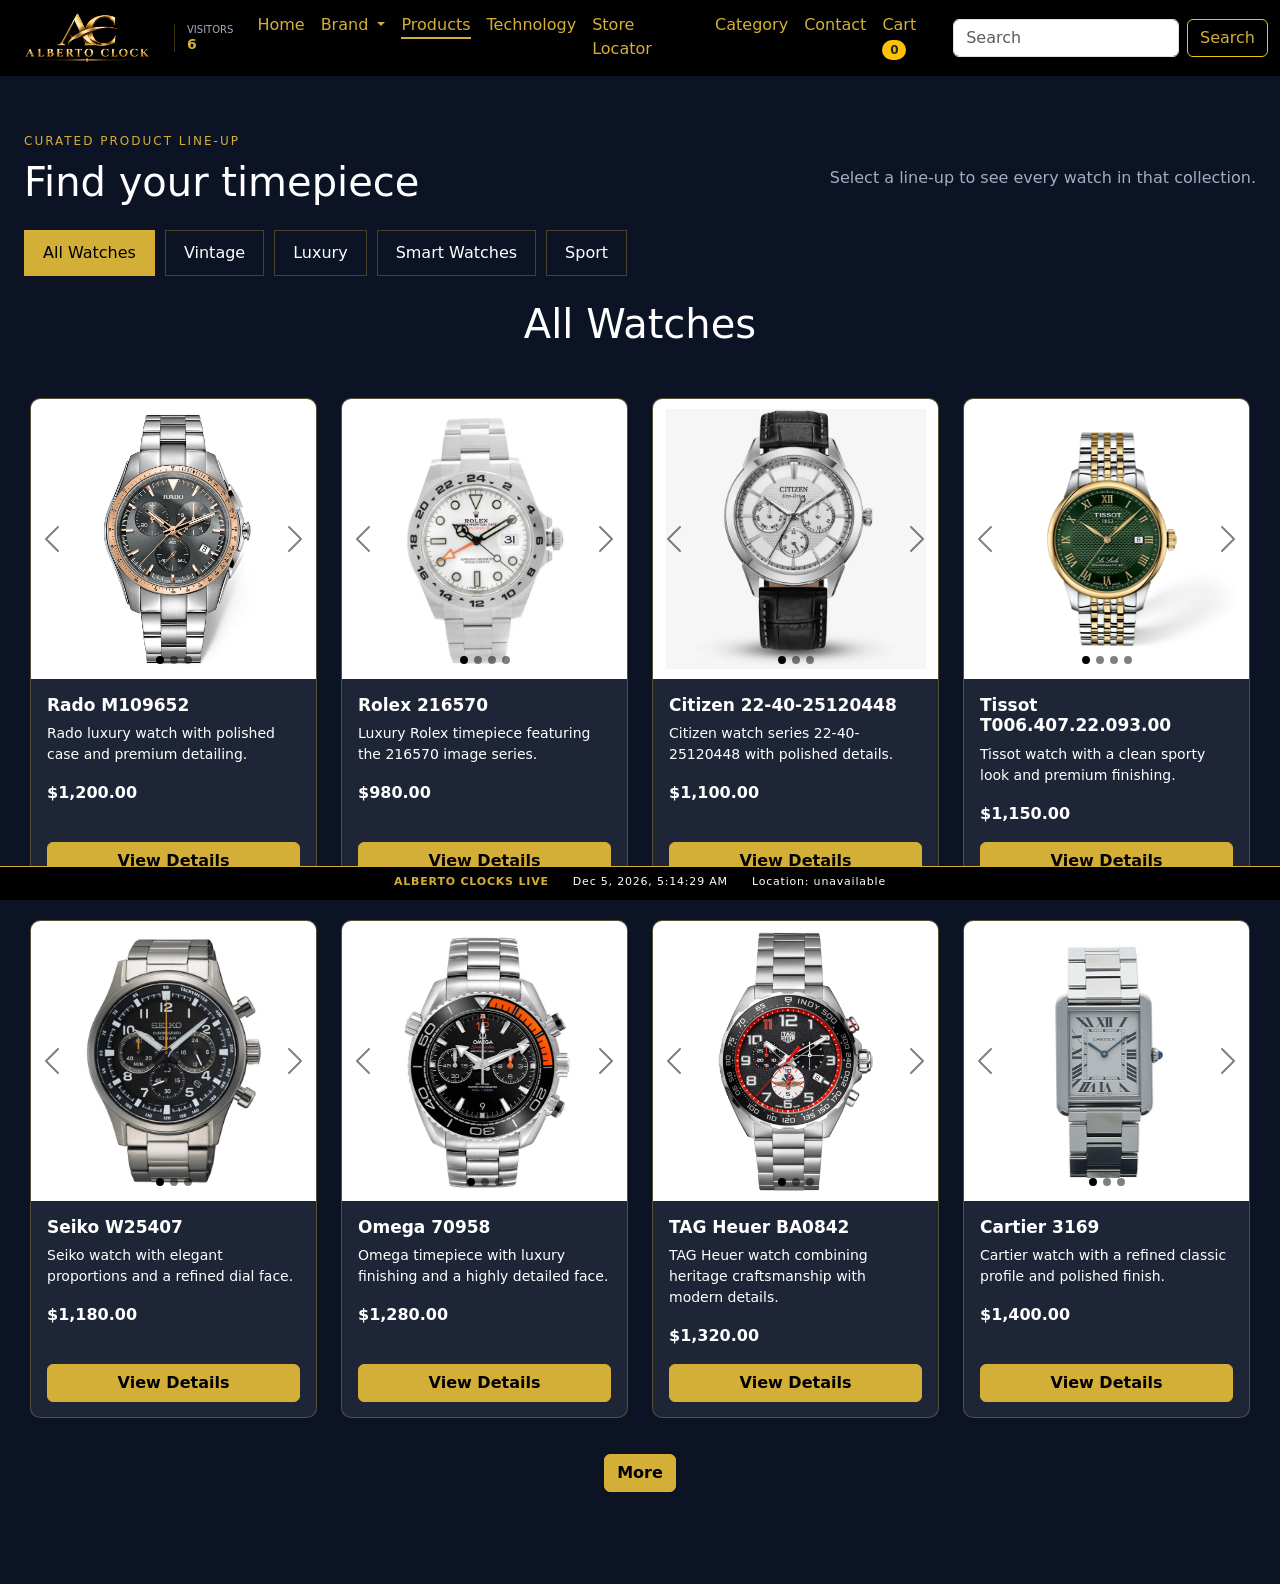
<file: product.html>
<!DOCTYPE html>
<html lang="en">

<head>
    <meta charset="UTF-8">
    <meta name="viewport" content="width=device-width, initial-scale=1.0">
    <link rel="icon" href="Logo/logo.png" type="image/png">
    <title>Alberto Clocks - Fine Timepieces</title>
    <link href="https://cdn.jsdelivr.net/npm/bootstrap@5.3.8/dist/css/bootstrap.min.css" rel="stylesheet"
        integrity="sha384-sRIl4kxILFvY47J16cr9ZwB07vP4J8+LH7qKQnuqkuIAvNWLzeN8tE5YBujZqJLB" crossorigin="anonymous">
    <link rel="stylesheet" href="style.css">
</head>

<body data-product-page="true">

    <nav class="navbar navbar-expand-lg ">
        <div class="container-fluid">
            <a class="navbar-brand" href="index.html"><img src="Logo/logo.png" class="logo" alt=""></a>
            <button class="navbar-toggler" type="button" data-bs-toggle="collapse"
                data-bs-target="#navbarSupportedContent" aria-controls="navbarSupportedContent" aria-expanded="false"
                aria-label="Toggle navigation">
                <span class="navbar-toggler-icon"></span>
            </button>
            <div class="collapse navbar-collapse" id="navbarSupportedContent">
                <ul class="navbar-nav mx-auto mb-2 mb-lg-0">
                    <li class="nav-item">
                        <a class="nav-link" href="index.html">
                            Home
                        </a>
                    </li>
                    <li class="nav-item dropdown">
                        <a class="nav-link dropdown-toggle" href="#" role="button" data-bs-toggle="dropdown">
                            Brand
                        </a>

                        <ul class="dropdown-menu luxury-dropdown">

                            <li>
                                <a class="dropdown-item brand-filter" data-brand="Rado" href="brand.html?brand=Rado">
                                    Rado
                                </a>
                            </li>

                            <li>
                                <a class="dropdown-item brand-filter" data-brand="Rolex" href="brand.html?brand=Rolex">
                                    Rolex
                                </a>
                            </li>

                            <li>
                                <a class="dropdown-item brand-filter" data-brand="Seiko" href="brand.html?brand=Seiko">
                                    Seiko
                                </a>
                            </li>

                            <li>
                                <a class="dropdown-item brand-filter" data-brand="Cartier"
                                    href="brand.html?brand=Cartier">
                                    Cartier
                                </a>
                            </li>

                            <li>
                                <a class="dropdown-item brand-filter" data-brand="Citizen"
                                    href="brand.html?brand=Citizen">
                                    Citizen
                                </a>
                            </li>

                            <li>
                                <a class="dropdown-item brand-filter" data-brand="Omega" href="brand.html?brand=Omega">
                                    Omega
                                </a>
                            </li>
                            <li>
                                <a class="dropdown-item brand-filter" data-brand="TAG Heuer"
                                    href="brand.html?brand=TAG%20Heuer">
                                    TAG Heuer
                                </a>
                            </li>

                            <li>
                                <a class="dropdown-item brand-filter" data-brand="Tissot"
                                    href="brand.html?brand=Tissot">
                                    Tissot
                                </a>
                            </li>

                        </ul>

                    </li>
                    <li class="nav-item">
                        <a class="nav-link active" href="product.html" >
                            Products
                        </a>
                    </li>

                    <li class="nav-item">
                        <a class="nav-link" href="index.html#technology">Technology</a>
                    </li>
                    <li class="nav-item">
                        <a class="nav-link" href="index.html#store-locator">Store Locator</a>
                    </li>

                    <li class="nav-item">
                        <a class="nav-link" href="index.html#categories">
                            Category
                        </a>
                    </li>

                    <li class="nav-item">
                        <a class="nav-link" href="contact.html">
                            Contact
                        </a>
                    </li>
                    <li class="nav-item"><a class="nav-link" href="cart.html">Cart <span
                                class="badge rounded-pill bg-warning text-dark" data-cart-count>0</span></a></li>

                </ul>
                <form class="d-flex" role="search">
                    <input class="form-control me-2" type="search" placeholder="Search" aria-label="Search" />
                    <button class="btn btnsear" type="submit">Search</button>
                </form>
            </div>
        </div>

    </nav>
    <section class="lineup-section" id="lineups">
        <div class="lineup-heading">
            <div>
                <p class="section-kicker">Curated product line-up</p>
                <h1>Find your timepiece</h1>
            </div>
            <p class="lineup-note">Select a line-up to see every watch in that collection.</p>
        </div>
        <div class="lineup-controls" role="group" aria-label="Product line-ups">
            <button type="button" class="lineup-filter active" data-lineup="all">All Watches</button>
            <button type="button" class="lineup-filter" data-lineup="Vintage">Vintage</button>
            <button type="button" class="lineup-filter" data-lineup="Luxury">Luxury</button>
            <button type="button" class="lineup-filter" data-lineup="Smart Watches">Smart Watches</button>
            <button type="button" class="lineup-filter" data-lineup="Sport">Sport</button>
        </div>
    </section>

    <h1 data-product-heading style="text-align: center;">All Watches</h1>
    <section class="products-section product-page-section">
        <div class="row row-cols-2 row-cols-md-3 row-cols-xl-4 m-2 g-4" id="product-cards">

        </div>
        <div class="product-pagination text-center d-flex justify-content-center gap-2">
            <button type="button" id="load-more-products" class="btn btn-gold">More</button>
            <button type="button" id="load-less-products" class="btn btn-outline-light"
                style="display: none;">Less</button>
        </div>
    </section>

    <div class="modal fade" id="product-details-modal" tabindex="-1" aria-labelledby="product-details-title"
        aria-hidden="true">
        <div class="modal-dialog modal-lg modal-dialog-centered">
            <div class="modal-content product-modal-content">
                <div class="modal-header">
                    <h2 class="modal-title" id="product-details-title">Watch details</h2>
                    <button type="button" class="btn-close btn-close-white" data-bs-dismiss="modal"
                        aria-label="Close"></button>
                </div>
                <div class="modal-body" id="product-details-body"></div>
            </div>
        </div>
    </div>

    <script src="script2.js" type="module">

    </script>
    <script src="https://cdn.jsdelivr.net/npm/bootstrap@5.3.8/dist/js/bootstrap.bundle.min.js"
        integrity="sha384-FKyoEForCGlyvwx9Hj09JcYn3nv7wiPVlz7YYwJrWVcXK/BmnVDxM+D2scQbITxI"
        crossorigin="anonymous"></script>

</body>

</html>
</file>
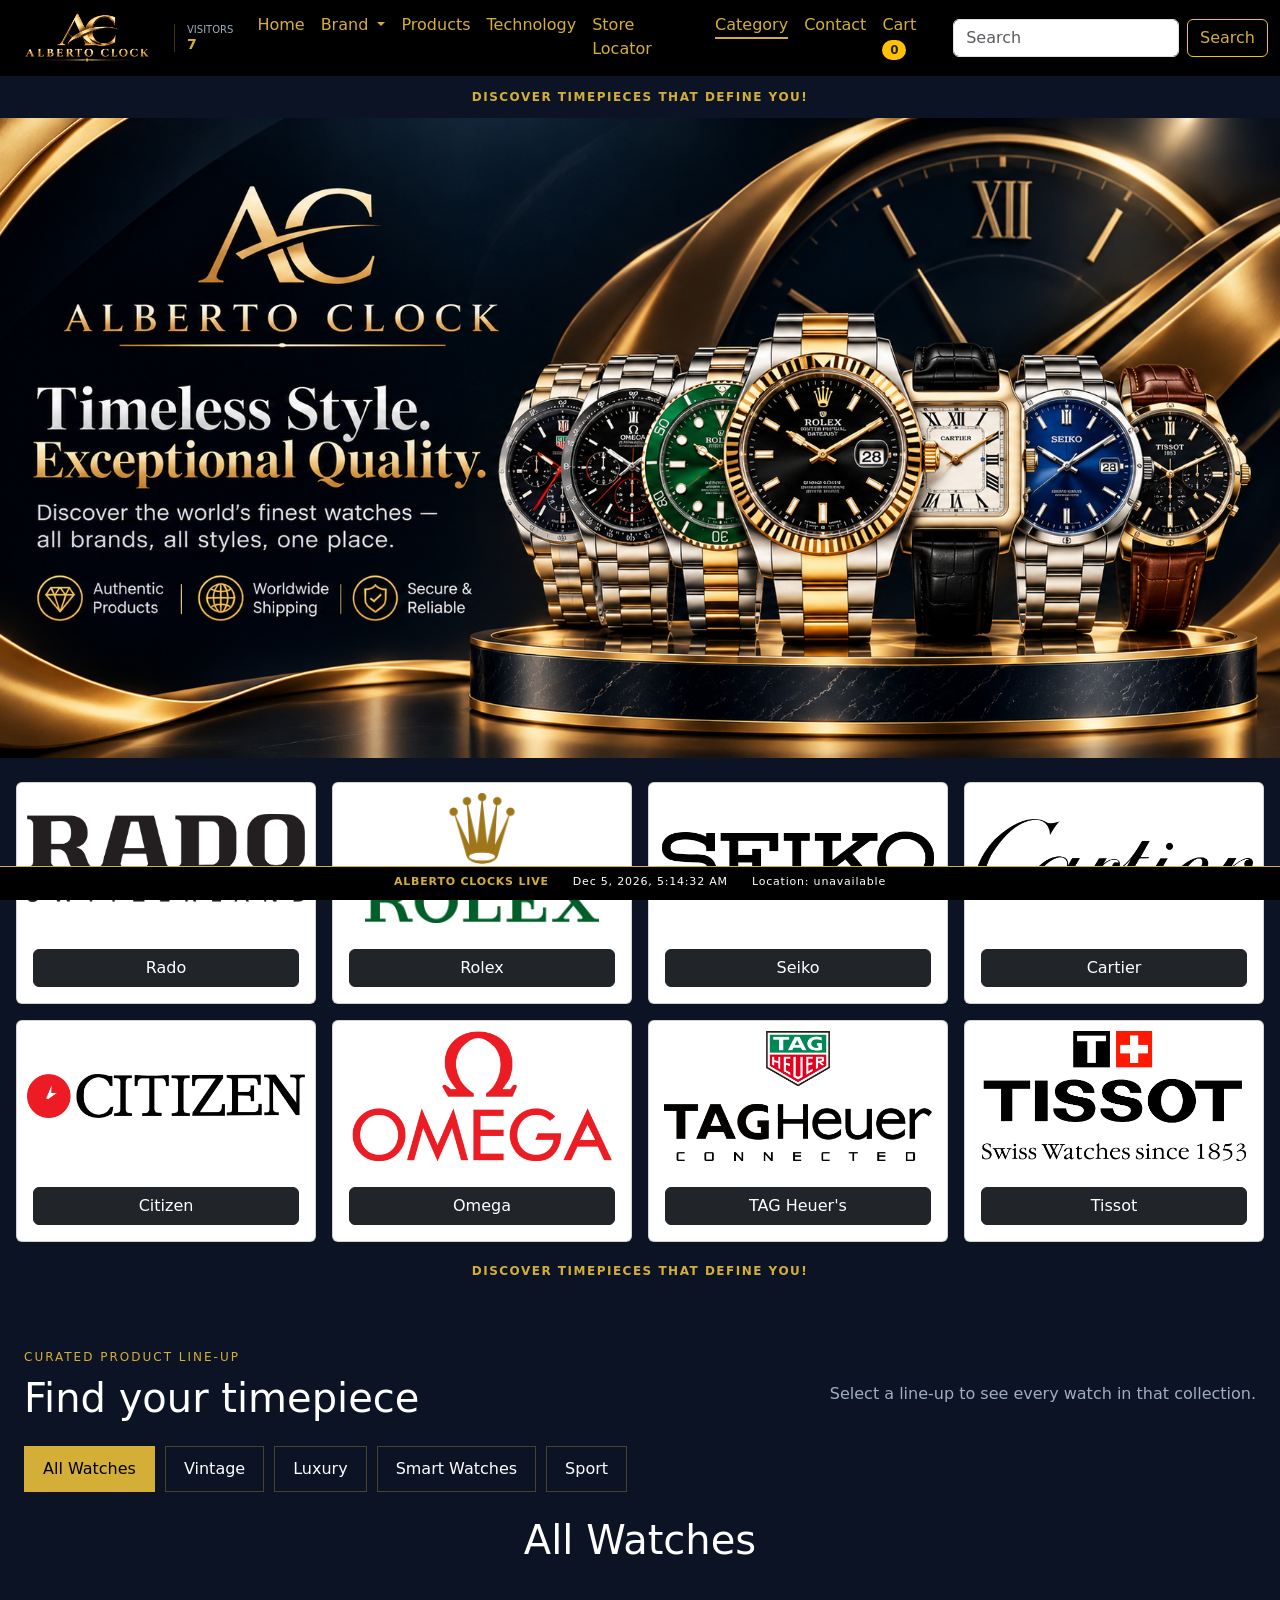
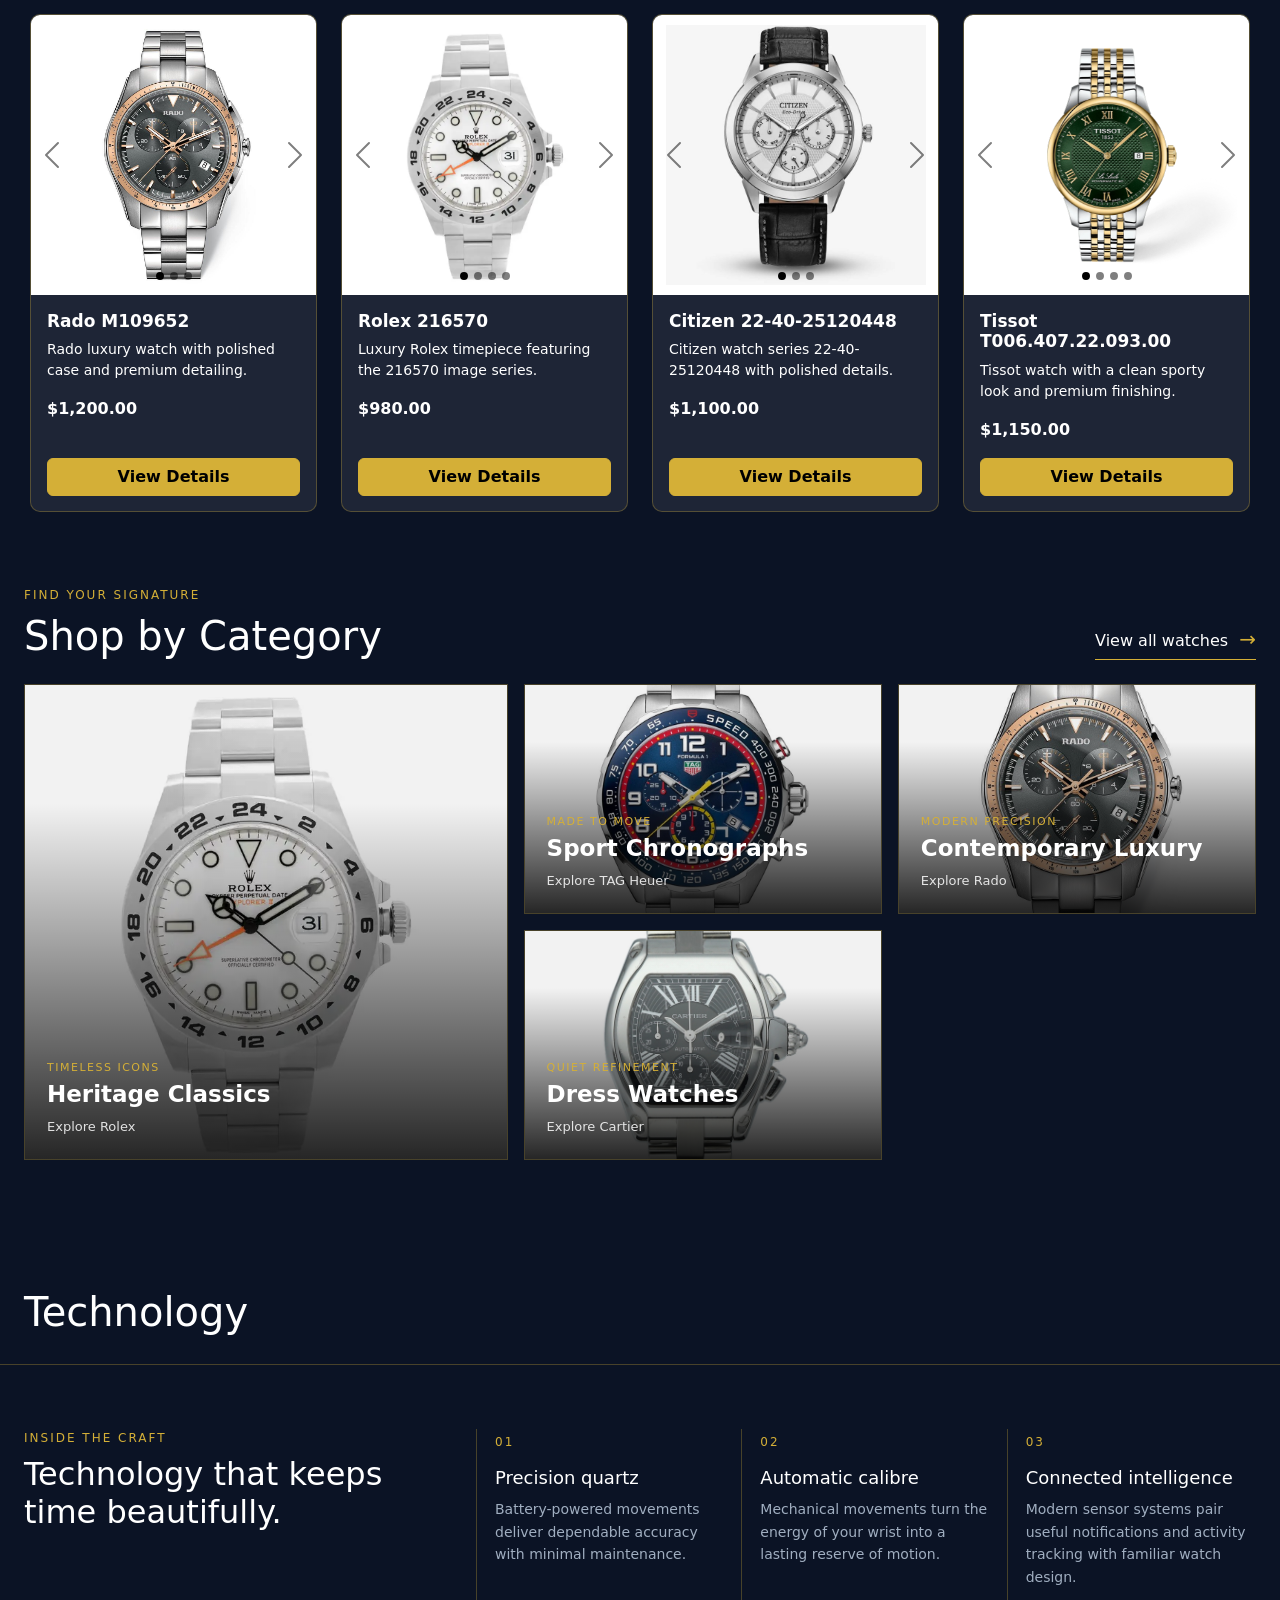
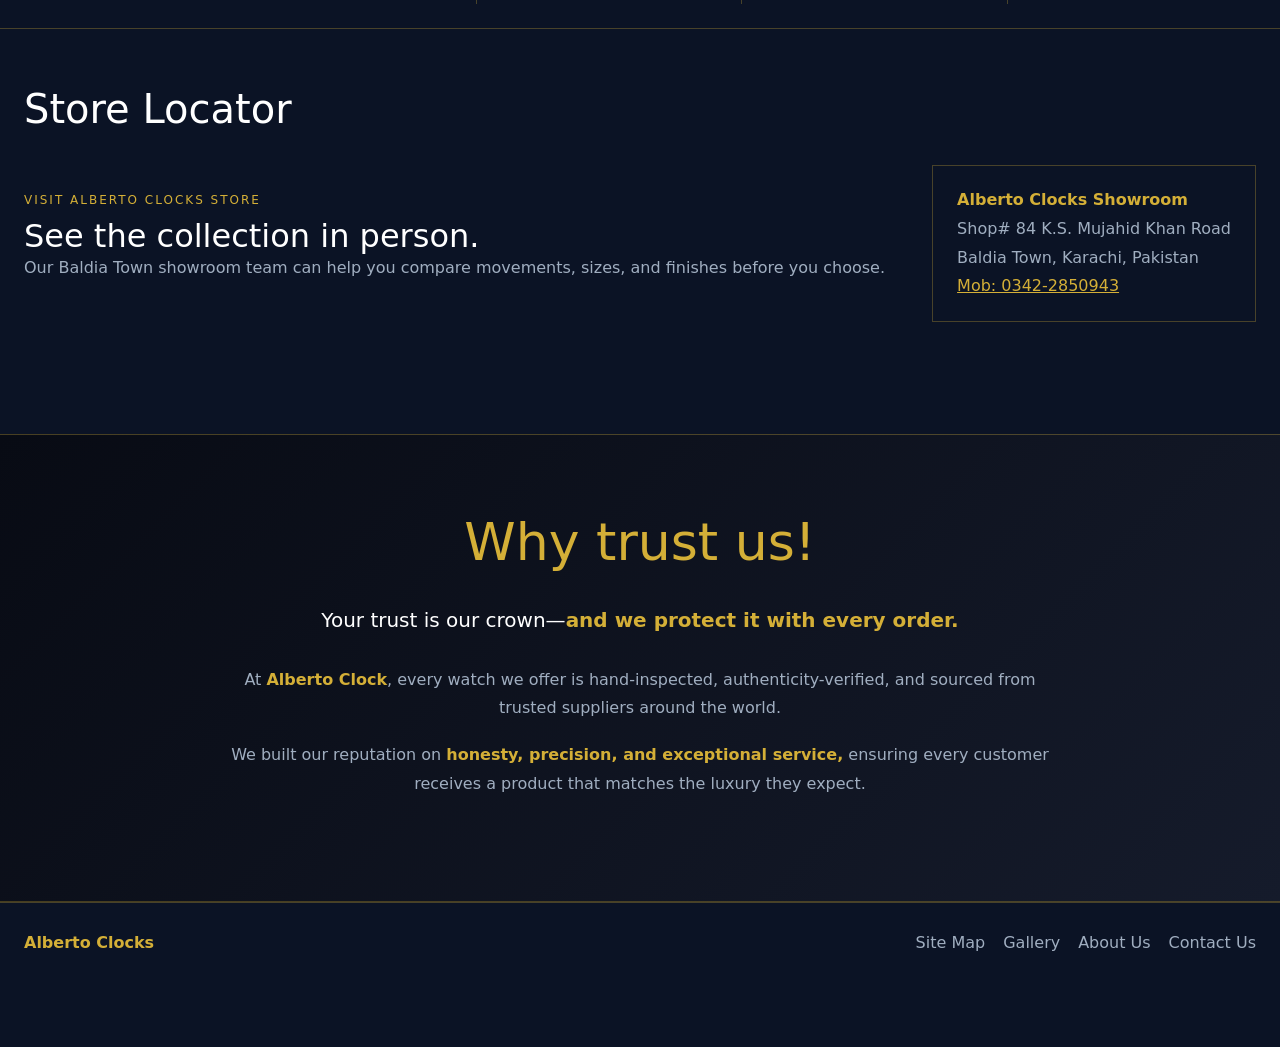
<file: shop-category.html>
<!DOCTYPE html>
<html lang="en">
<head>
	<meta charset="UTF-8">
	<meta name="viewport" content="width=device-width, initial-scale=1.0">
	<meta http-equiv="refresh" content="0; url=index.html#categories">
	<link rel="icon" href="Logo/logo.png" type="image/png">
	<title>Shop by Category - Alberto Clocks</title>
</head>
<body>
	<p>Redirecting to Shop by Category...</p>
	<script>window.location.replace("index.html#categories")</script>
</body>
</html>
</file>
<file: style.css>
* {
    padding: 0;
    margin: 0;
    box-sizing: border-box;
}

:root {
    --bg-primary: #0b1325;
    --bg-secondary: #141824;
    --bg-card: #1e2536;
    --accent-gold: #d4af37;
    --accent-gold-hover: #f1c40f;
    --text-main: #ffffff;
    --text-muted: #a0aec0;
    --border-gold: rgba(212, 175, 55, 0.3);
}

html {
    scroll-behavior: smooth;
}

body {
    background-color: var(--bg-primary);
    color: var(--text-main);
    overflow-x: hidden;
}

.navbar {
    position: sticky;
    top: 0;
    z-index: 1030;
    background-color: #000;
    transition: all 0.3s ease;
}

.navbar-nav .nav-link,
.navbar-nav .dropdown-toggle,
.navbar .dropdown-menu,
.navbar .dropdown-item {
    color: var(--accent-gold) !important;
}

.navbar .dropdown-menu {
    background-color: #000;
    border: 1px solid var(--accent-gold);
}

.navbar .dropdown-item {
    background-color: #000;
}

.navbar .dropdown-item:hover,
.navbar .dropdown-item:focus {
    background-color: var(--accent-gold);
    color: #000 !important;
}

.navbar-toggler {
    border: 1px solid var(--accent-gold) !important;
    background: transparent;
    padding: 0.35rem 0.5rem;
    transition: all 0.3s ease;
}

.navbar-toggler:hover {
    background-color: var(--accent-gold);
    border-color: #000 !important;
}

.navbar-toggler:focus {
    box-shadow: 0 0 0 0.2rem rgba(212, 175, 55, 0.25);
}

.navbar-toggler-icon {
    background-image: none !important;
    width: 1.5rem;
    height: 1.5rem;
    border: 2px solid var(--accent-gold);
    border-radius: 0.35rem;
    position: relative;
    display: inline-block;
    transition: all 0.3s ease;
}

.navbar-toggler:hover .navbar-toggler-icon {
    border-color: #000;
}

.navbar-toggler-icon::before {
    content: "";
    position: absolute;
    left: 0.25rem;
    right: 0.25rem;
    top: 50%;
    height: 2px;
    background: var(--accent-gold);
    transform: translateY(-50%);
    box-shadow: 0 -0.45rem 0 var(--accent-gold), 0 0.45rem 0 var(--accent-gold);
    transition: all 0.3s ease;
}

.navbar-toggler:hover .navbar-toggler-icon::before {
    background: #000;
    box-shadow: 0 -0.45rem 0 #000, 0 0.45rem 0 #000;
}

.nav-link {
    color: var(--accent-gold) !important;
    position: relative;
    display: inline-block;
    padding: 0 !important;
    border-bottom: 2px solid transparent;
    transition: all 0.3s ease;
}

.nav-link:hover {
    color: var(--accent-gold) !important;
    border-bottom-color: var(--accent-gold);
}

.nav-link.active {
    border-bottom-color: var(--accent-gold);
}

.navbar-nav .nav-item {
    margin: 0 0.5rem;
}

.logo {
    height: 50px;
    width: 150px;
    object-fit: contain;
}

.hero {
    height: fit-content;
    width: 100vw;
    position: relative;
    overflow: hidden;
}


.product-card {
    background-color: var(--bg-card);
    border: 1px solid var(--border-gold);
    transition: all 0.3s ease;
    overflow: hidden;
    color: #fff;
}

.product-card .card-body,
.product-card .card-title,
.product-card .card-text,
.product-card .fw-bold {
    color: #fff !important;
}

.product-card:hover {
    border-color: var(--accent-gold);
    transform: translateY(-5px);
    box-shadow: 0 10px 25px rgba(0, 0, 0, 0.35);
}

.btn-gold {
    display: inline-flex;
    align-items: center;
    justify-content: center;
    gap: 0.5rem;
    background-color: var(--accent-gold);
    color: #000;
    font-weight: bold;
    border: 1px solid var(--accent-gold);
    cursor: pointer;
    transition: all 0.3s ease;
}

.btn-gold:hover {
    background-color: var(--accent-gold-hover);
    color: #000;
    border-color: var(--accent-gold-hover);
    transform: translateY(-2px);
}

.btn-gold:focus-visible {
    outline: 3px solid rgba(241, 196, 15, 0.55);
    outline-offset: 2px;
}

.btn-gold:disabled,
.btn-gold.disabled {
    opacity: 0.6;
    cursor: not-allowed;
    transform: none;
}

.ctrc img {
    height: 150px;
    padding: 10px;
    object-fit: contain;
}

@media (max-width: 768px) {

    .logo {
        height: 45px;
        width: 130px;
    }

    .hero {
        width: 100%;
    }

    .ctrc img {
        height: 120px;
    }

}


@media (max-width: 576px) {

    .logo {
        height: 40px;
        width: 120px;
    }

    .ctrc img {
        height: 100px;
        padding: 8px;
    }

    .category-section {
        padding: 40px 14px 52px;
    }

    .category-heading {
        align-items: start;
        flex-direction: column;
        gap: 9px;
        margin-bottom: 16px;
    }

    .category-heading h1 {
        font-size: 26px;
        line-height: 1.1;
        text-align: left;
    }

    .category-heading .section-kicker {
        font-size: 10px;
        letter-spacing: 1.5px;
        margin-bottom: 5px;
        text-align: left;
    }

    .category-heading > div {
        width: 100%;
    }

    .category-view-all {
        align-self: flex-end;
        font-size: 13px;
        padding-bottom: 3px;
    }

    .category-grid {
        display: grid;
        gap: 10px;
        grid-template-columns: repeat(3, minmax(0, 1fr));
        grid-template-rows: 115px 110px;
    }

    .category-tile-wide {
        grid-column: 1 / -1;
        grid-row: auto;
    }

    .category-tile {
        height: auto;
    }

    .category-copy {
        bottom: 12px;
        left: 12px;
        right: 10px;
    }

    .category-copy small {
        font-size: 8px;
        letter-spacing: 1px;
    }

    .category-copy strong {
        font-size: 12px;
    }

    .category-copy em {
        font-size: 9px;
        margin-top: 5px;
    }

    .category-tile:not(.category-tile-wide) .category-copy {
        bottom: 8px;
        left: 8px;
        right: 7px;
    }

    .category-tile:not(.category-tile-wide) .category-copy small {
        font-size: 7px;
        letter-spacing: 0.5px;
    }

    .category-tile:not(.category-tile-wide) .category-copy strong {
        font-size: 10px;
        line-height: 1.05;
    }

    .category-tile:not(.category-tile-wide) .category-copy em {
        font-size: 8px;
        margin-top: 3px;
    }

}

.centr {
    display: flex;
    justify-content: center;
}

.btnsear {
    border-color: #f1c40f;
    font-weight: 500;
    color: #d4af37;
}

.btnsear:hover {
    background-color: #f1c40f;
    font-weight: 500;
    color: black;
}

.announcement-message {
    animation: announcement-pulse 3s ease-in-out infinite;
    color: var(--accent-gold);
    font-size: 12px;
    font-weight: 700;
    letter-spacing: 1.5px;
    padding: 12px 16px;
    text-transform: uppercase;
}

@keyframes announcement-pulse {
    0%, 100% { opacity: 0.65; }
    50% { opacity: 1; }
}

@media (prefers-reduced-motion: reduce) {
    .announcement-message,
    .live-ticker-track {
        animation: none;
    }
}

.products-section {
    padding: 10px;
}

.product-page-section {
    padding-bottom: 80px;
}

.product-pagination {
    margin-top: 28px;
    padding: 8px 0 12px;
}

.category-section {
    padding: 56px 24px 72px;
    max-width: 1400px;
    margin: 0 auto;
}

.category-heading {
    display: flex;
    align-items: end;
    justify-content: space-between;
    gap: 24px;
    margin-bottom: 24px;
}

.category-heading h1 {
    margin: 0;
    text-align: left;
}

.section-kicker {
    color: var(--accent-gold);
    font-size: 12px;
    letter-spacing: 2px;
    margin: 0 0 8px;
    text-transform: uppercase;
}

.category-view-all {
    border-bottom: 1px solid var(--accent-gold);
    color: #fff;
    padding-bottom: 5px;
    text-decoration: none;
    white-space: nowrap;
}

.category-view-all span {
    color: var(--accent-gold);
    font-size: 20px;
    margin-left: 6px;
}

.category-grid {
    display: grid;
    gap: 16px;
    grid-template-columns: 1.35fr 1fr 1fr;
    grid-template-rows: repeat(2, 230px);
}

.category-tile {
    border: 1px solid var(--border-gold);
    color: #fff;
    min-height: 0;
    overflow: hidden;
    position: relative;
    text-decoration: none;
}

.category-tile-wide {
    grid-row: span 2;
}

.category-tile img {
    height: 100%;
    object-fit: cover;
    object-position: center;
    transition: transform 0.5s ease;
    width: 100%;
}

.category-overlay {
    background: linear-gradient(180deg, rgba(0, 0, 0, 0.05) 25%, rgba(0, 0, 0, 0.85) 100%);
    inset: 0;
    position: absolute;
}

.category-copy {
    bottom: 22px;
    display: flex;
    flex-direction: column;
    left: 22px;
    position: absolute;
    right: 18px;
}

.category-copy small {
    color: var(--accent-gold);
    font-size: 11px;
    letter-spacing: 1.5px;
    margin-bottom: 5px;
    text-transform: uppercase;
}

.category-copy strong {
    font-size: 23px;
    line-height: 1.1;
}

.category-copy em {
    font-size: 13px;
    font-style: normal;
    margin-top: 10px;
    opacity: 0.85;
}

.category-tile:hover {
    border-color: var(--accent-gold);
    color: #fff;
}

.category-tile:hover img {
    transform: scale(1.06);
}

/* Product Card */
.products-section .card {
    overflow: hidden;
    border-radius: 10px;
    transition: all 0.3s ease;
}

.products-section .card:hover {
    transform: translateY(-5px);
    box-shadow: 0 8px 20px rgba(0, 0, 0, 0.15);
}

/* Carousel */
.products-section .carousel {
    position: relative;
    background: #fff;
}

.products-section .carousel-item {
    height: 280px;
}

/* Product Images */
.products-section .carousel-item img {
    width: 100%;
    height: 280px;
    object-fit: contain;
    padding: 10px;
}

/* Carousel Caption */
.products-section .carousel-caption {
    background: rgba(0, 0, 0, 0.65);
    border-radius: 5px;
    padding: 5px 8px;
    bottom: 25px;
}

.products-section .carousel-caption h5 {
    font-size: 14px;
    margin: 0;
}

.products-section .carousel-caption p {
    font-size: 11px;
    margin: 2px 0 0;
}

/* Indicators */
.products-section .carousel-indicators {
    margin-bottom: 5px;
}

.products-section .carousel-indicators button {
    width: 8px;
    height: 8px;
    border-radius: 50%;
}

/* Card Body */
.products-section .card-title {
    font-size: 17px;
    font-weight: 600;
}

.products-section .card-text {
    font-size: 14px;
    line-height: 1.5;
}

/* Card Footer */
.products-section .card-footer {
    background: transparent;
    border: 0;
    padding-top: 0;
    padding-bottom: 15px;
}

.product-carousel-image,
.detail-main-image,
.detail-thumb,
.cart-product-image {
    object-fit: contain;
    background: #ffffff;
    border-radius: 12px;
    display: block;
    margin: 0 auto;
}

.product-carousel-image {
    height: 220px;
    width: 100%;
    padding: 10px;
}

.detail-main-image {
    width: 100%;
    height: 430px;
    padding: 12px;
}

.detail-thumb {
    width: 100%;
    height: 120px;
    padding: 8px;
    border: 2px solid transparent;
    cursor: pointer;
    flex: 1 1 0;
    min-width: 0;
}

#product-detail .detail-image-gallery {
    align-items: stretch;
    display: flex;
    flex-wrap: wrap;
}

#product-detail .detail-image-gallery .col-6 {
    display: flex;
    align-items: stretch;
    flex: 0 0 50%;
    max-width: 50%;
}

.cart-product-image {
    border: 1px solid rgba(212, 175, 55, 0.28);
    width: 150px;
    height: 150px;
    padding: 8px;
}

.cart-page {
    min-height: calc(100vh - 92px);
}

.cart-page > .d-flex h1 {
    color: var(--accent-gold);
    font-size: 2.4rem;
}

.cart-item-row {
    background: linear-gradient(135deg, rgba(30, 37, 54, 0.96), rgba(20, 24, 36, 0.96));
    border: 1px solid rgba(212, 175, 55, 0.28);
    border-radius: 8px;
    color: #fff;
    display: grid !important;
    grid-template-columns: minmax(0, 1fr) 140px 150px;
    column-gap: 24px;
    align-items: center !important;
    justify-content: initial !important;
    padding: 16px !important;
    min-height: 208px;
    transition: border-color 0.25s ease, box-shadow 0.25s ease;
}

.cart-item-product,
.cart-item-quantity,
.cart-item-total {
    min-width: 0;
}

.cart-item-product {
    align-items: center;
    display: grid !important;
    gap: 14px !important;
    grid-template-columns: 150px minmax(0, 1fr);
    width: 100%;
}

.cart-item-product > div {
    min-width: 0;
}

.cart-item-quantity {
    justify-content: center;
    justify-self: center;
    width: 140px;
}

.cart-item-total {
    justify-self: end;
    width: 150px;
}

.cart-item-row:hover {
    border-color: rgba(212, 175, 55, 0.72);
    box-shadow: 0 12px 28px rgba(0, 0, 0, 0.22);
}

.cart-item-row h5 {
    color: #fff;
    font-size: 17px;
    line-height: 1.35;
    margin-bottom: 6px !important;
}

.cart-item-row .text-muted {
    color: var(--text-muted) !important;
    font-size: 13px;
    letter-spacing: 0.8px;
    text-transform: uppercase;
}

.cart-item-row p {
    margin-bottom: 0;
}

.cart-item-row .btn {
    align-items: center;
    display: inline-flex;
    height: 34px;
    justify-content: center;
    min-width: 38px;
}

.cart-item-row .qty-value {
    color: var(--accent-gold);
    font-weight: 700;
    min-width: 24px;
    text-align: center;
}

.cart-item-row .text-md-end p {
    color: var(--accent-gold);
    font-size: 17px;
}

.cart-item-row [data-remove-from-cart] {
    background: transparent;
    border: 1px solid rgba(220, 53, 69, 0.45);
    border-radius: 4px;
    color: #ff8f98 !important;
    display: inline-flex;
    font-size: 13px;
    line-height: 1;
    padding: 7px 10px !important;
    text-decoration: none;
    transition: background-color 0.25s ease, border-color 0.25s ease, color 0.25s ease, transform 0.25s ease;
}

.cart-item-row [data-remove-from-cart]:hover,
.cart-item-row [data-remove-from-cart]:focus-visible {
    background: rgba(220, 53, 69, 0.16);
    border-color: #ff6b78;
    color: #ffb0b6 !important;
    transform: translateY(-1px);
}

.summary-box {
    background: linear-gradient(145deg, #1e2536, #141824);
    border: 1px solid rgba(212, 175, 55, 0.35);
    box-shadow: 0 18px 42px rgba(0, 0, 0, 0.22);
    color: #fff;
}

.summary-box h4 {
    color: var(--accent-gold);
    font-size: 22px;
}

.summary-box hr {
    border-color: rgba(212, 175, 55, 0.35);
    opacity: 1;
}

.checkout-form {
    color: #fff;
}

.checkout-form .form-label {
    color: #f5f5f5;
    font-weight: 600;
    margin-bottom: 8px;
}

.checkout-form .form-control {
    background: rgba(255, 255, 255, 0.04);
    border: 1px solid rgba(212, 175, 55, 0.35);
    color: #fff;
}

.checkout-form .form-control::placeholder {
    color: rgba(255, 255, 255, 0.55);
}

.checkout-form .form-control:focus {
    background: rgba(255, 255, 255, 0.06);
    border-color: var(--accent-gold);
    box-shadow: 0 0 0 0.2rem rgba(212, 175, 55, 0.15);
    color: #fff;
}

.payment-option {
    display: flex;
    align-items: center;
    gap: 10px;
    padding: 10px 12px;
    margin-bottom: 8px;
    border: 1px solid rgba(212, 175, 55, 0.25);
    border-radius: 8px;
    background: rgba(255, 255, 255, 0.02);
}

.payment-option input {
    accent-color: var(--accent-gold);
}

.payment-option label {
    margin: 0;
    color: #fff;
}

.order-confirmation-modal {
    background: linear-gradient(145deg, #1e2536, #141824);
    border: 1px solid var(--accent-gold);
    color: #fff;
}

.order-confirmation-modal h2 {
    color: var(--accent-gold);
    margin-bottom: 12px;
}

.order-confirmation-modal p:not(.section-kicker) {
    color: var(--text-muted);
    line-height: 1.7;
}

.order-confirmation-icon {
    align-items: center;
    border: 2px solid var(--accent-gold);
    border-radius: 50%;
    color: var(--accent-gold);
    display: flex;
    font-size: 32px;
    height: 64px;
    justify-content: center;
    margin: 0 auto 20px;
    width: 64px;
}

.contact-page {
    background-color: #0d1220;
    background-image: linear-gradient(rgba(212, 175, 55, 0.035) 1px, transparent 1px),
        linear-gradient(90deg, rgba(212, 175, 55, 0.035) 1px, transparent 1px);
    background-size: 44px 44px;
    max-width: 1180px;
    min-height: calc(100vh - 92px);
    padding-bottom: 110px !important;
    padding-top: 88px !important;
}

.contact-title {
    color: var(--accent-gold);
    font-size: 3rem;
    font-weight: 700;
    letter-spacing: 0.02em;
    line-height: 1.1;
    margin-bottom: 24px;
}

.contact-intro,
.contact-details {
    color: var(--text-muted);
    line-height: 1.8;
}

.contact-intro {
    font-size: 17px;
    max-width: 540px;
}

.contact-details {
    border-left: 1px solid var(--border-gold);
    margin: 30px 0;
    padding-left: 18px;
}

.contact-details li {
    align-items: flex-start;
    display: flex;
    gap: 14px;
    margin-bottom: 18px;
}

.contact-details li:last-child {
    margin-bottom: 0;
}

.contact-details li > i {
    align-items: center;
    background: rgba(212, 175, 55, 0.1);
    border: 1px solid rgba(212, 175, 55, 0.45);
    border-radius: 50%;
    color: var(--accent-gold);
    display: inline-flex;
    font-size: 18px;
    flex: 0 0 30px;
    height: 30px;
    justify-content: center;
    margin-top: 0;
    width: 30px;
}

.contact-details li span {
    display: grid;
    gap: 2px;
}

.contact-details a {
    color: var(--text-muted);
    text-decoration: none;
    transition: color 0.2s ease;
}

.contact-details a:hover,
.contact-details a:focus-visible {
    color: var(--accent-gold);
}

.contact-details strong {
    color: var(--accent-gold);
    font-size: 12px;
    letter-spacing: 1px;
    text-transform: uppercase;
}

.contact-response {
    align-items: center;
    color: var(--text-muted);
    display: flex;
    font-size: 13px;
    gap: 8px;
    margin: -10px 0 30px;
}

.contact-response i {
    align-items: center;
    background: rgba(212, 175, 55, 0.1);
    border: 1px solid rgba(212, 175, 55, 0.35);
    border-radius: 50%;
    color: var(--accent-gold);
    display: inline-flex;
    font-size: 12px;
    height: 21px;
    justify-content: center;
    width: 21px;
}

.social-links {
    display: flex;
    flex-wrap: wrap;
    gap: 12px;
}

.social-heading {
    color: var(--text-main);
    font-size: 12px;
    font-weight: 700;
    letter-spacing: 1.8px;
    margin: 0 0 12px;
    text-transform: uppercase;
}

.social-links a {
    align-items: center;
    background: rgba(255, 255, 255, 0.035);
    border: 1px solid rgba(212, 175, 55, 0.4);
    color: var(--text-muted);
    display: inline-flex;
    gap: 8px;
    padding: 9px 13px;
    text-decoration: none;
    transition: background-color 0.3s ease, border-color 0.3s ease, color 0.3s ease, transform 0.3s ease;
}

.social-links a:hover,
.social-links a:focus-visible {
    background-color: var(--accent-gold);
    border-color: var(--accent-gold);
    color: #000;
    transform: translateY(-2px);
}

.social-links a:hover i,
.social-links a:focus-visible i {
    border-color: #000;
    color: #000;
}

.social-links i {
    align-items: center;
    border: 1px solid var(--accent-gold);
    border-radius: 50%;
    color: var(--accent-gold);
    display: inline-flex;
    font-size: 14px;
    height: 27px;
    justify-content: center;
    width: 27px;
}

.contact-form-card {
    background: linear-gradient(145deg, #1e2536, #141824);
    border: 1px solid var(--border-gold) !important;
    box-shadow: 0 24px 60px rgba(0, 0, 0, 0.3);
    color: #fff;
    padding: 36px !important;
}

.contact-form-card h2 {
    color: var(--accent-gold);
}

.contact-form-card .form-label {
    color: #f5f5f5;
    font-weight: 600;
}

.contact-form-card .form-control {
    background: rgba(255, 255, 255, 0.04);
    border: 1px solid rgba(212, 175, 55, 0.35);
    color: #fff;
}

.contact-form-card .form-control::placeholder {
    color: rgba(255, 255, 255, 0.55);
}

.contact-form-card .form-control:focus {
    background: rgba(255, 255, 255, 0.06);
    border-color: var(--accent-gold);
    box-shadow: 0 0 0 0.2rem rgba(212, 175, 55, 0.15);
    color: #fff;
}

/* Mobile */
@media (max-width: 767px) {

    .cart-item-row {
        grid-template-columns: 1fr;
    }

    .cart-item-product,
    .cart-item-quantity,
    .cart-item-total {
        justify-self: stretch;
        width: 100%;
    }

    .cart-item-product {
        grid-template-columns: 96px minmax(0, 1fr);
    }

    .cart-product-image {
        height: 96px;
        width: 96px;
    }

    .cart-item-total {
        text-align: center !important;
    }

    .products-section .carousel-item {
        height: 300px;
    }

    .products-section .carousel-item img {
        height: 300px;
    }

    .products-section .carousel-caption {
        display: none !important;
    }
}














.bottom {
    background: linear-gradient(135deg, #080b14 0%, #151b2b 100%);
    border-bottom: 1px solid var(--border-gold);
    border-top: 1px solid var(--border-gold);
    display: flex;
    justify-content: center;
    padding: 76px 24px 84px;
    width: 100%;
}

.botm {
    max-width: 820px;
    text-align: center;
    width: 100%;
}

.botm h1 {
    color: var(--accent-gold);
    font-size: 3.25rem;
    margin: 0 0 28px;
}

.botm p {
    color: var(--text-muted);
    font-size: 16px;
    line-height: 1.8;
    margin: 0 auto 18px;
}

.botm p:first-of-type {
    color: var(--text-main);
    font-size: 20px;
    margin-bottom: 28px;
}

.botm b,
.botm strong {
    color: var(--accent-gold);
}

.navbar-brand {
    align-items: center;
    display: inline-flex;
    gap: 12px;
}

.visitor-count {
    border-left: 1px solid var(--border-gold);
    color: var(--text-muted);
    font-size: 10px;
    line-height: 1.2;
    padding-left: 12px;
    text-transform: uppercase;
    white-space: nowrap;
}

.visitor-count strong {
    color: var(--accent-gold);
    display: block;
    font-size: 14px;
}

.nav-link.active,
.nav-link:focus {
    color: var(--accent-gold) !important;
}

.navbar-nav .nav-item {
    animation: menu-fade-in 0.5s ease both;
}

@keyframes menu-fade-in {
    from { opacity: 0; transform: translateY(-5px); }
    to { opacity: 1; transform: translateY(0); }
}

.lineup-section,
.information-section,
.store-section {
    margin: 0 auto;
    max-width: 1400px;
    padding: 56px 24px 24px;
}

.lineup-section {
    scroll-margin-top: 90px;
}

.lineup-heading {
    align-items: end;
    display: flex;
    gap: 24px;
    justify-content: space-between;
}

.lineup-heading h1,
.information-section h2,
.store-section h2 {
    margin: 0;
}

.technology-heading {
    margin: 0 auto;
    max-width: 1400px;
    padding: 56px 24px 0;
    scroll-margin-top: 90px;
}

.lineup-note,
.store-section p:not(.section-kicker),
.information-grid p {
    color: var(--text-muted);
}

.lineup-controls {
    display: flex;
    flex-wrap: wrap;
    gap: 10px;
    margin-top: 24px;
}

.lineup-filter {
    background: transparent;
    border: 1px solid var(--border-gold);
    color: #fff;
    cursor: pointer;
    padding: 10px 18px;
    transition: background-color 0.3s ease, color 0.3s ease;
}

.lineup-filter:hover,
.lineup-filter.active {
    background: var(--accent-gold);
    color: #000;
}

.information-section {
    border-top: 1px solid var(--border-gold);
    display: grid;
    gap: 32px;
    grid-template-columns: minmax(220px, 0.7fr) 1.3fr;
    margin-top: 28px;
    padding-top: 64px;
}

.information-grid {
    display: grid;
    gap: 16px;
    grid-template-columns: repeat(3, 1fr);
}

.information-grid article {
    border-left: 1px solid var(--border-gold);
    padding-left: 18px;
}

.information-grid h3 {
    font-size: 18px;
    margin: 14px 0 10px;
}

.information-grid p {
    font-size: 14px;
    line-height: 1.6;
}

.info-number {
    color: var(--accent-gold);
    font-size: 12px;
    letter-spacing: 2px;
}

.store-section {
    align-items: center;
    border-top: 1px solid var(--border-gold);
    display: grid;
    gap: 32px;
    grid-template-columns: minmax(0, 1fr) auto;
    justify-content: space-between;
    padding-bottom: 64px;
    padding-top: 56px;
    scroll-margin-top: 90px;
}

.store-section .technology-heading {
    grid-column: 1 / -1;
    padding: 0;
    width: 100%;
}

.store-section address {
    border: 1px solid var(--border-gold);
    color: var(--text-muted);
    line-height: 1.8;
    margin: 0;
    min-width: 260px;
    padding: 20px 24px;
}

.store-section address strong,
.store-section address a {
    color: var(--accent-gold);
}

.site-footer {
    align-items: center;
    border-top: 1px solid var(--border-gold);
    display: flex;
    justify-content: space-between;
    padding: 28px 24px 92px;
}

.site-footer strong { color: var(--accent-gold); }
.site-footer nav { display: flex; flex-wrap: wrap; gap: 18px; }
.site-footer a { color: var(--text-muted); text-decoration: none; }
.site-footer a:hover { color: var(--accent-gold); }

.product-modal-content {
    background: var(--bg-card);
    border: 1px solid var(--border-gold);
    color: #fff;
}

.modal-product-grid {
    display: grid;
    gap: 28px;
    grid-template-columns: minmax(220px, 0.9fr) 1.1fr;
}

.modal-product-image {
    background: #fff;
    height: 280px;
    object-fit: contain;
    padding: 14px;
    width: 100%;
}

.modal-product-description,
.modal-product-meta { color: var(--text-muted); line-height: 1.6; }
.modal-product-price { color: var(--accent-gold); font-size: 26px; font-weight: 700; }

.live-ticker {
    background: #000;
    border-top: 1px solid var(--accent-gold);
    bottom: 0;
    color: #fff;
    font-size: 11px;
    letter-spacing: 0.8px;
    min-height: 34px;
    overflow: hidden;
    padding: 7px 16px;
    position: fixed;
    width: 100%;
    z-index: 1040;
}

.live-ticker-track {
    align-items: center;
    animation: ticker-scroll 20s linear infinite;
    display: flex;
    gap: 24px;
    justify-content: center;
    min-width: max-content;
}

.live-ticker-track span:first-child { color: var(--accent-gold); font-weight: 700; }

@keyframes ticker-scroll {
    from { transform: translateX(100vw); }
    to { transform: translateX(-100%); }
}

@media (max-width: 767px) {
    .products-section .card {
        border-radius: 7px;
    }

    .products-section .carousel-item,
    .products-section .carousel-item img {
        height: 220px;
    }

    .products-section .carousel-item img {
        padding: 6px;
    }

    .products-section .card-body {
        padding: 10px;
    }

    .products-section .card-title {
        font-size: 14px;
    }

    .products-section .card-text {
        font-size: 12px;
        line-height: 1.35;
    }

    .products-section .card-footer {
        padding-bottom: 10px;
    }

    .modal-dialog {
        margin: 0.6rem;
    }

    .product-modal-content .modal-header,
    .product-modal-content .modal-body {
        padding: 0.75rem;
    }

    .modal-product-grid {
        gap: 14px;
    }

    .modal-product-image {
        height: 190px;
        padding: 8px;
    }

    .modal-product-price {
        font-size: 21px;
    }

    .lineup-heading,
    .store-section,
    .site-footer {
        align-items: start;
        flex-direction: column;
    }

    .lineup-heading > div {
        text-align: left;
        width: 100%;
    }

    .information-section,
    .information-grid,
    .modal-product-grid,
    .store-section {
        grid-template-columns: 1fr;
    }

    .store-section address {
        min-width: 0;
        width: 100%;
    }

    .botm h1 {
        font-size: 2.25rem;
    }

    .live-ticker {
        font-size: 9px;
        white-space: nowrap;
    }

    .live-ticker-track { gap: 10px; justify-content: start; }
}
</file>
